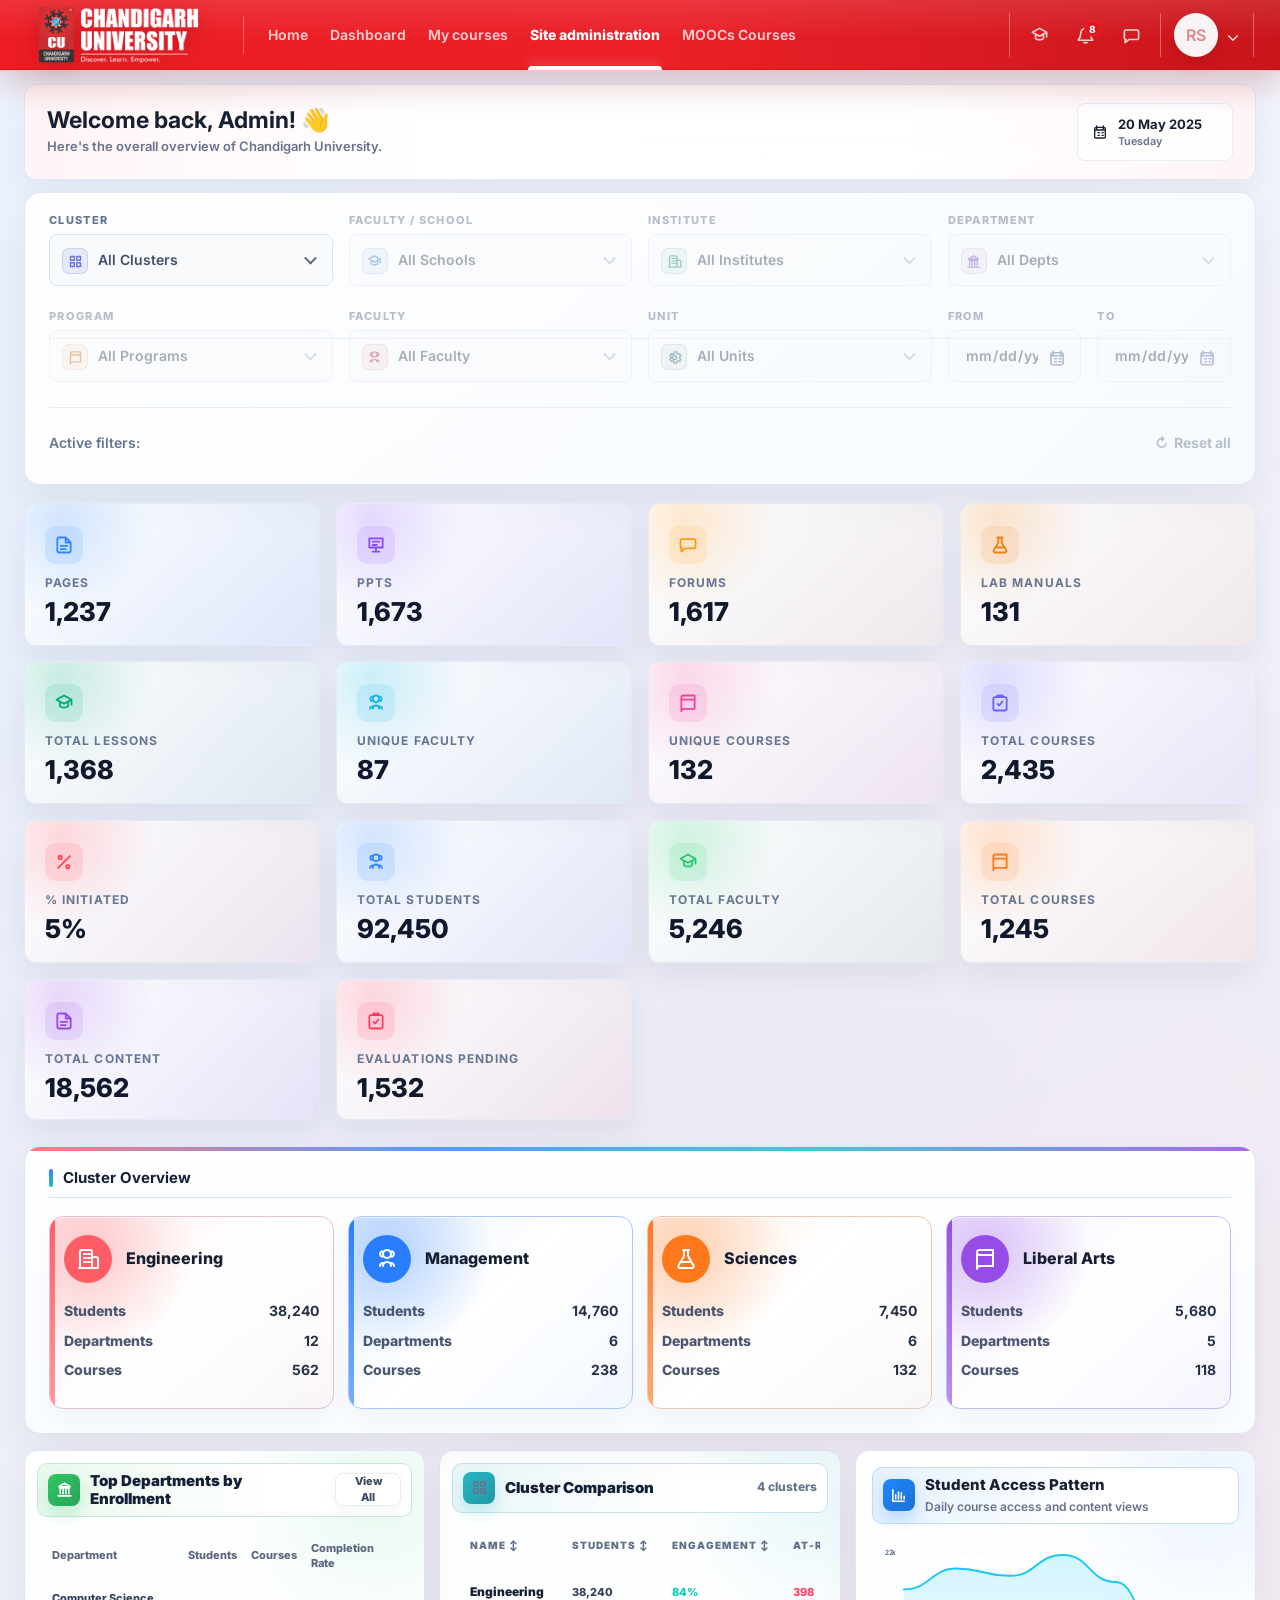
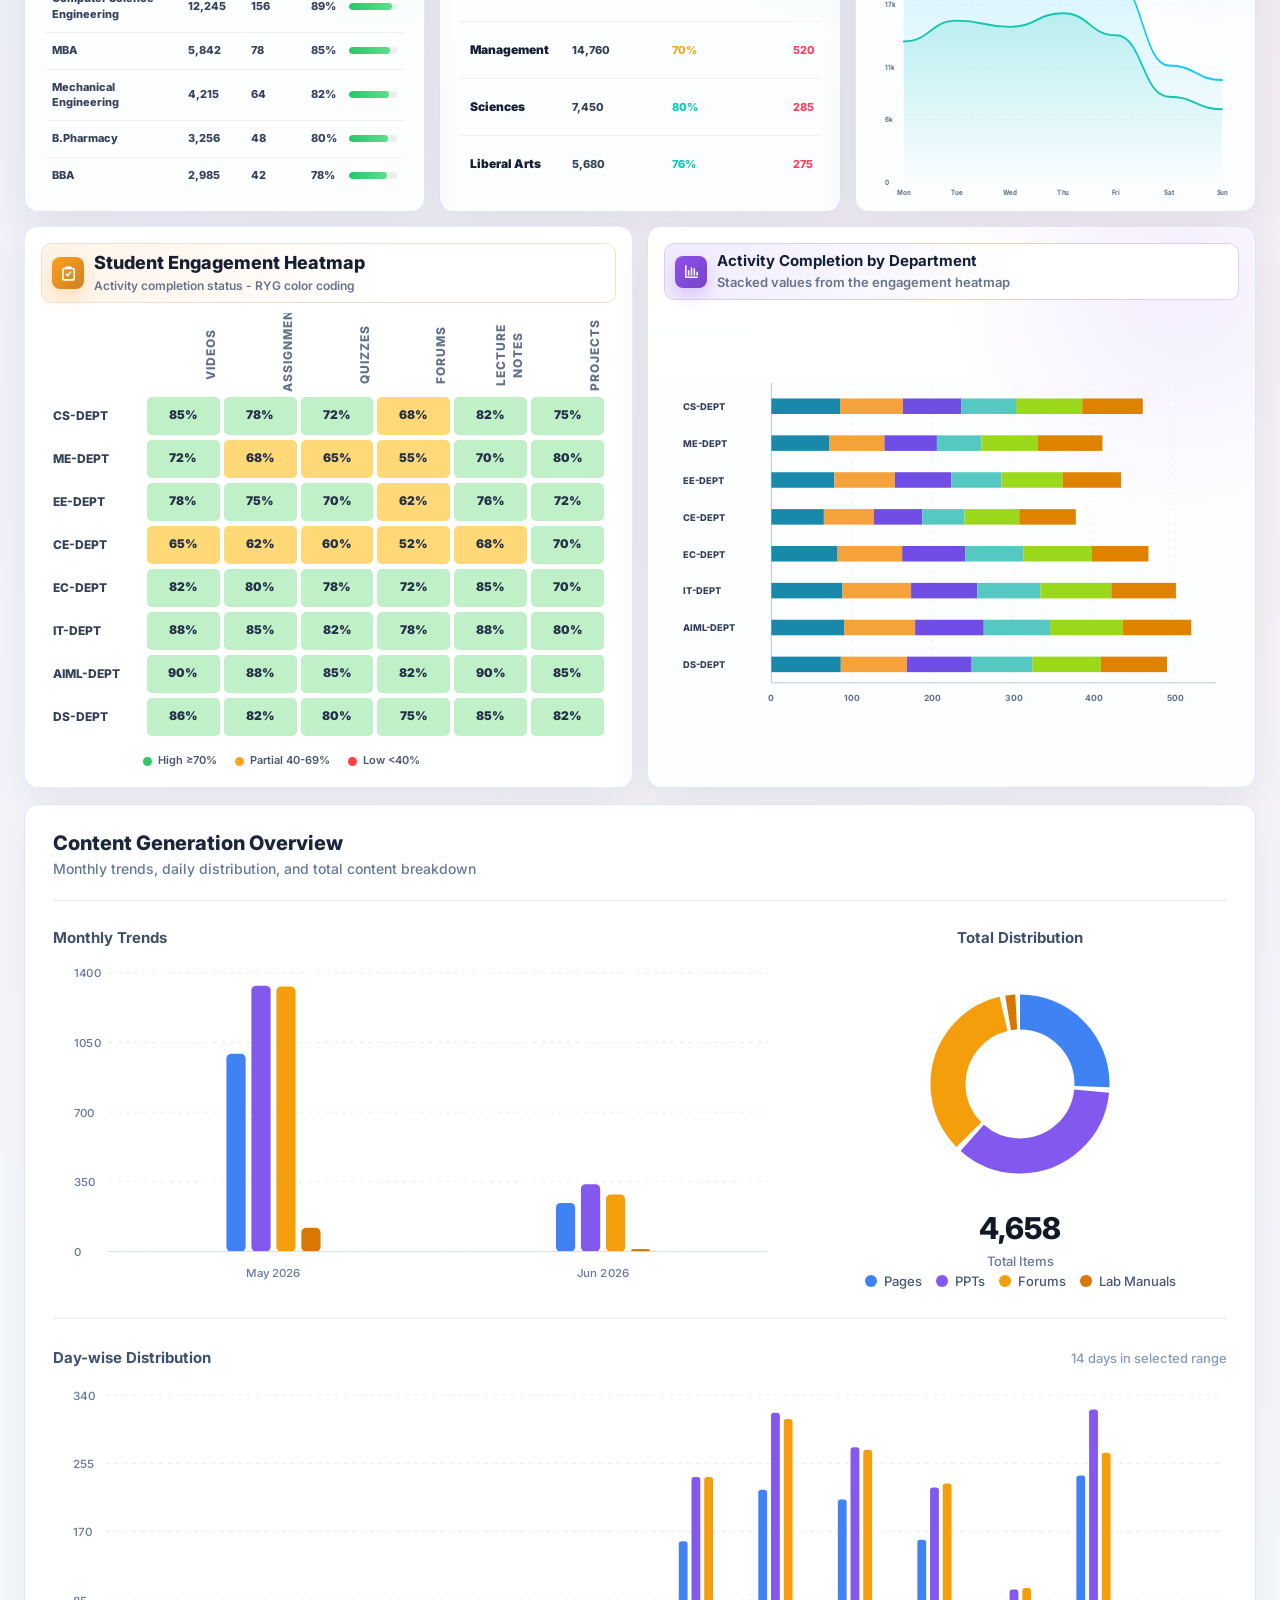
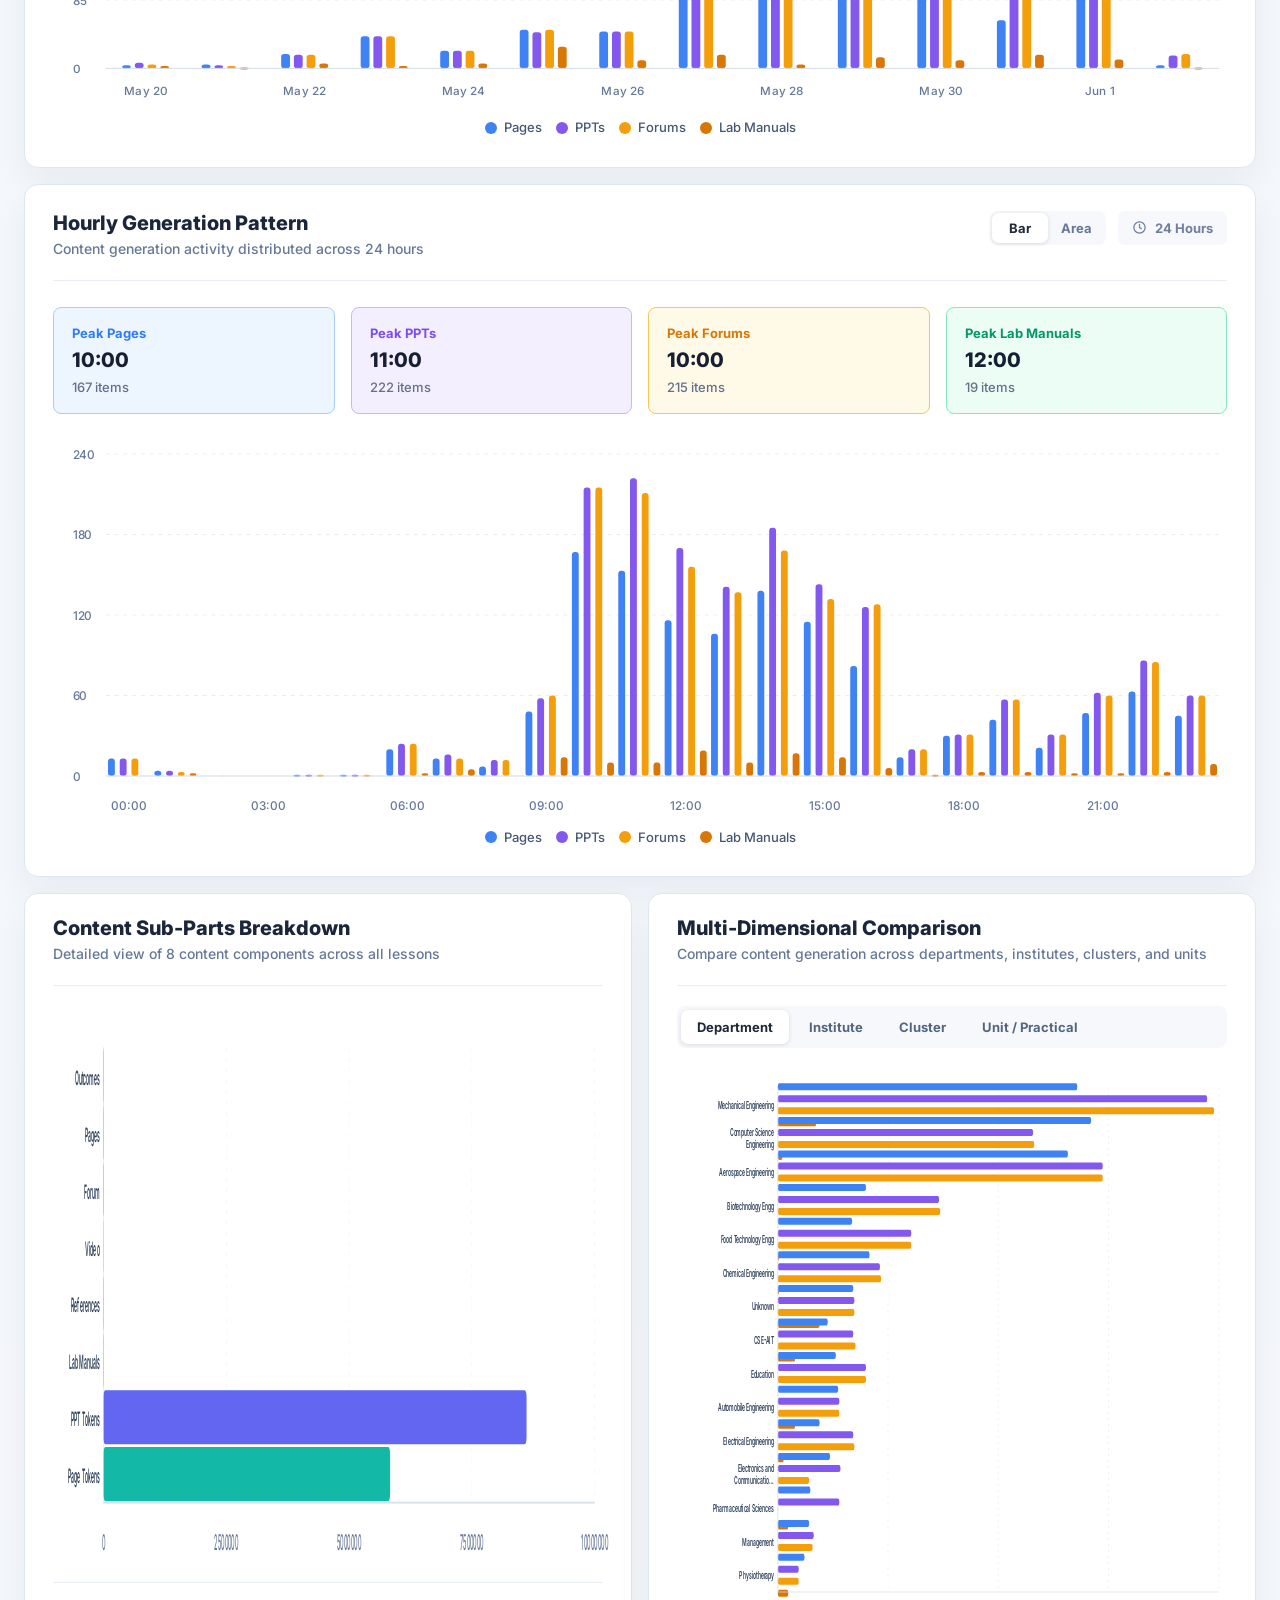
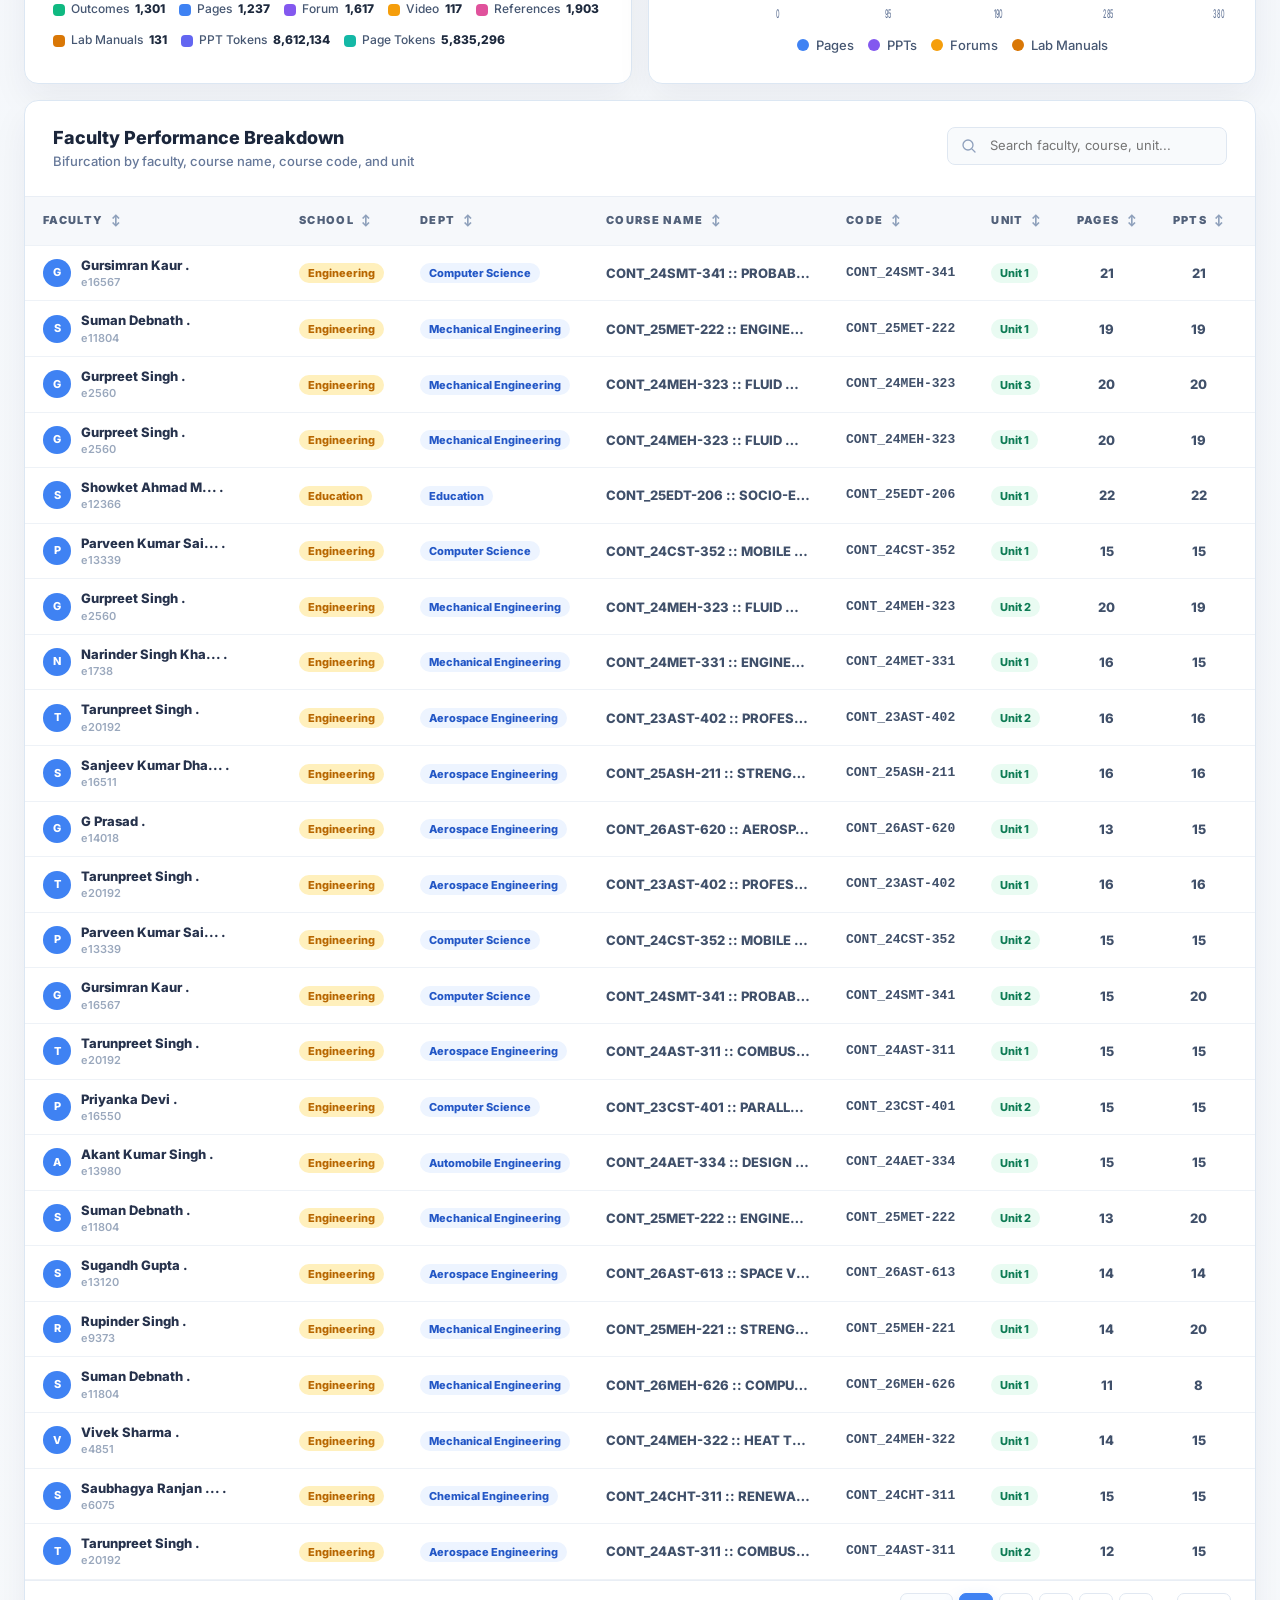
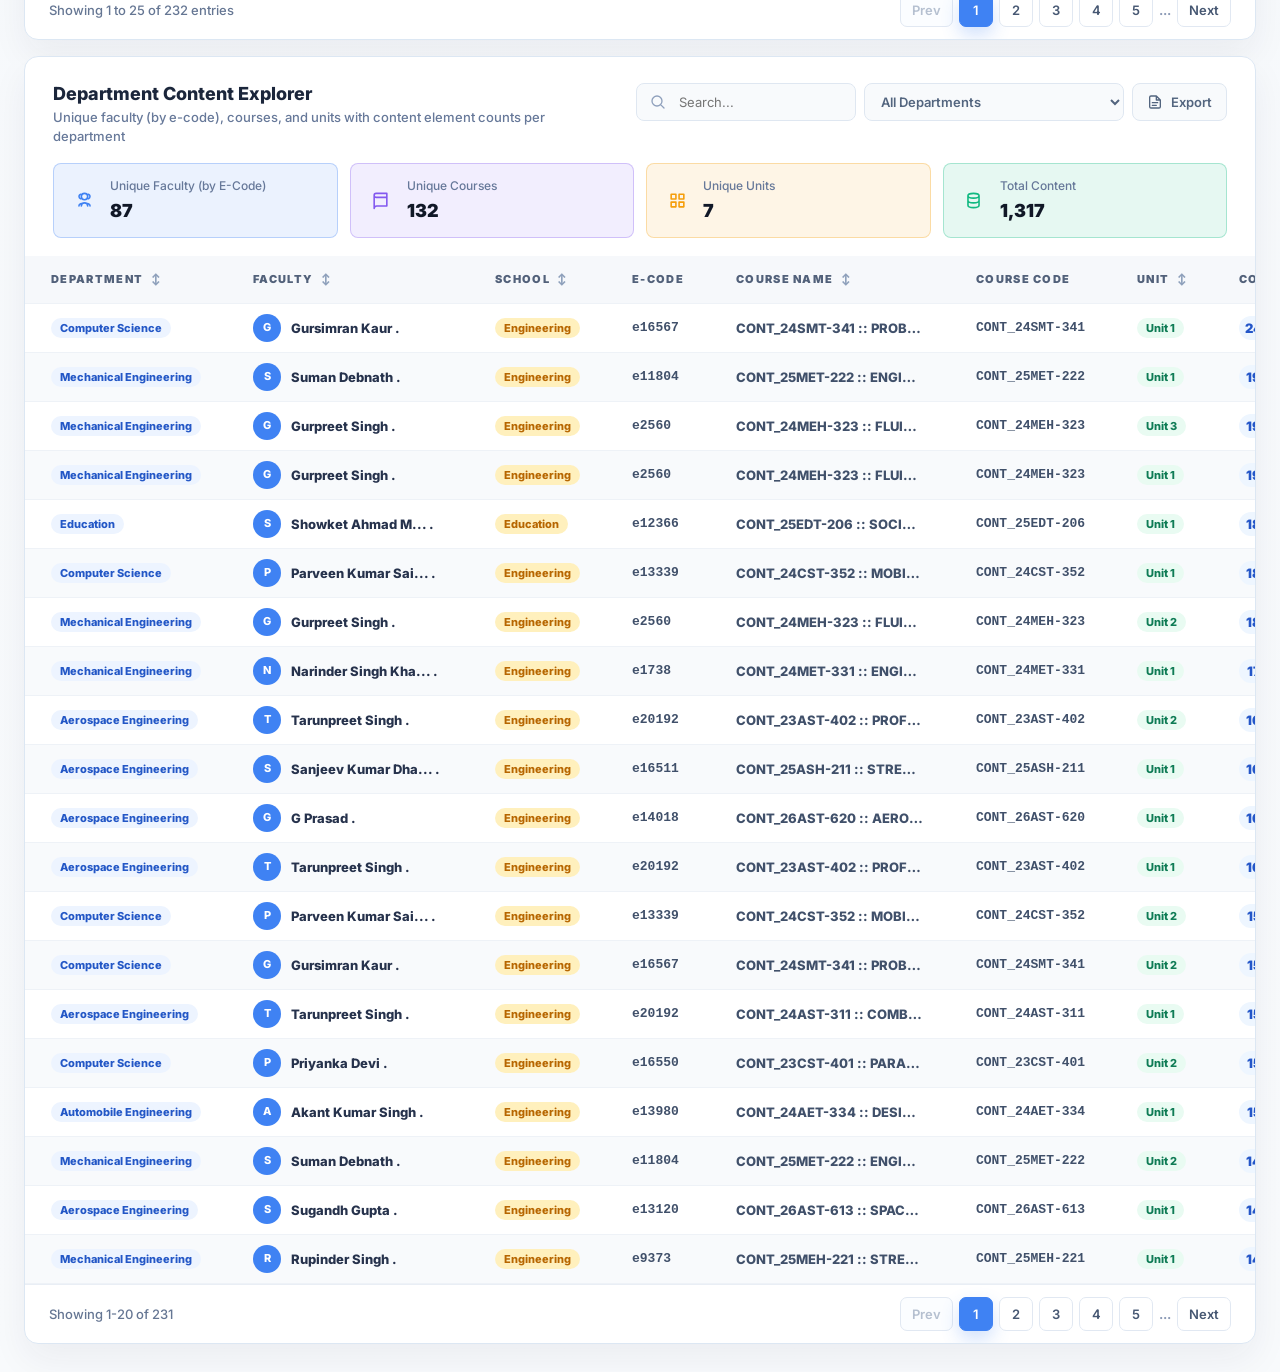
<file: index.html>
<!DOCTYPE html>
<html lang="en">
  <head>
    <meta charset="UTF-8" />
    <meta name="viewport" content="width=device-width, initial-scale=1.0" />
    <title>Chandigarh University Admin Dashboard</title>
    <link rel="preconnect" href="https://fonts.googleapis.com" />
    <link rel="preconnect" href="https://fonts.gstatic.com" crossorigin />
    <link
      href="https://fonts.googleapis.com/css2?family=Inter:wght@400;500;600;700;800&display=swap"
      rel="stylesheet"
    />
    <link rel="stylesheet" href="styles.css" />
    <link rel="stylesheet" href="navbar.css" />
  </head>
  <body>
    <!-- Reusable SVG icon set used across the dashboard. -->
    <svg class="icon-sprite" aria-hidden="true">
      <symbol id="icon-home" viewBox="0 0 24 24">
        <path d="M3 10.8 12 3l9 7.8v8.4A1.8 1.8 0 0 1 19.2 21H15v-6H9v6H4.8A1.8 1.8 0 0 1 3 19.2v-8.4Z" />
      </symbol>
      <symbol id="icon-grid" viewBox="0 0 24 24">
        <path d="M4 4h6v6H4V4Zm10 0h6v6h-6V4ZM4 14h6v6H4v-6Zm10 0h6v6h-6v-6Z" />
      </symbol>
      <symbol id="icon-bank" viewBox="0 0 24 24">
        <path d="M3 21h18M5 10h14M6 10v8m4-8v8m4-8v8m4-8v8M4 8l8-5 8 5H4Z" />
      </symbol>
      <symbol id="icon-book" viewBox="0 0 24 24">
        <path d="M4 5.4A2.4 2.4 0 0 1 6.4 3H20v16H7.2A3.2 3.2 0 0 0 4 22V5.4Zm0 0A2.6 2.6 0 0 0 6.6 8H20" />
      </symbol>
      <symbol id="icon-clipboard" viewBox="0 0 24 24">
        <path d="M9 5h6m-7 0a2 2 0 0 1 2-2h4a2 2 0 0 1 2 2h2a2 2 0 0 1 2 2v12a2 2 0 0 1-2 2H6a2 2 0 0 1-2-2V7a2 2 0 0 1 2-2h2Zm1 8 2 2 4-5" />
      </symbol>
      <symbol id="icon-chart" viewBox="0 0 24 24">
        <path d="M4 20V4m0 16h16M8 17v-6m4 6V7m4 10v-9m4 9v-4" />
      </symbol>
      <symbol id="icon-users" viewBox="0 0 24 24">
        <path d="M16 19a4 4 0 0 0-8 0M12 11a4 4 0 1 0 0-8 4 4 0 0 0 0 8Zm7 8a3 3 0 0 0-4-2.83M17 4.2a3 3 0 0 1 0 5.6M5 19a3 3 0 0 1 4-2.83M7 4.2a3 3 0 0 0 0 5.6" />
      </symbol>
      <symbol id="icon-settings" viewBox="0 0 24 24">
        <path d="M12 15.2a3.2 3.2 0 1 0 0-6.4 3.2 3.2 0 0 0 0 6.4Zm8.2-3.2a7.7 7.7 0 0 0-.1-1.1l2-1.5-2-3.5-2.4 1a8 8 0 0 0-1.9-1.1L15.5 3h-4l-.4 2.8a8 8 0 0 0-1.9 1.1l-2.4-1-2 3.5 2 1.5a7.7 7.7 0 0 0 0 2.2l-2 1.5 2 3.5 2.4-1a8 8 0 0 0 1.9 1.1l.4 2.8h4l.4-2.8a8 8 0 0 0 1.9-1.1l2.4 1 2-3.5-2-1.5c.1-.4.1-.7.1-1.1Z" />
      </symbol>
      <symbol id="icon-bell" viewBox="0 0 24 24">
        <path d="M18 9a6 6 0 0 0-12 0c0 7-3 7-3 9h18c0-2-3-2-3-9ZM10 21h4" />
      </symbol>
      <symbol id="icon-search" viewBox="0 0 24 24">
        <path d="m21 21-4.35-4.35M10.5 18a7.5 7.5 0 1 1 0-15 7.5 7.5 0 0 1 0 15Z" />
      </symbol>
      <symbol id="icon-calendar" viewBox="0 0 24 24">
        <path d="M7 3v4m10-4v4M4 9h16M6 5h12a2 2 0 0 1 2 2v12a2 2 0 0 1-2 2H6a2 2 0 0 1-2-2V7a2 2 0 0 1 2-2Zm3 8h2m4 0h2m-8 4h2m4 0h2" />
      </symbol>
      <symbol id="icon-clock" viewBox="0 0 24 24">
        <path d="M12 21a9 9 0 1 0 0-18 9 9 0 0 0 0 18Zm0-14v5l3 2" />
      </symbol>
      <symbol id="icon-cap" viewBox="0 0 24 24">
        <path d="m3 8 9-5 9 5-9 5-9-5Zm4 3.2V16c2.5 2 7.5 2 10 0v-4.8M21 8v6" />
      </symbol>
      <symbol id="icon-file" viewBox="0 0 24 24">
        <path d="M14 3H6a2 2 0 0 0-2 2v14a2 2 0 0 0 2 2h12a2 2 0 0 0 2-2V9l-6-6Zm0 0v6h6M8 13h8M8 17h6" />
      </symbol>
      <symbol id="icon-presentation" viewBox="0 0 24 24">
        <path d="M4 4h16v11H4V4Zm8 11v5m-4 0h8M8 8h8m-8 4h5" />
      </symbol>
      <symbol id="icon-forum" viewBox="0 0 24 24">
        <path d="M5 5h14a2 2 0 0 1 2 2v7a2 2 0 0 1-2 2H9l-5 4v-4H5a2 2 0 0 1-2-2V7a2 2 0 0 1 2-2Z" />
      </symbol>
      <symbol id="icon-percent" viewBox="0 0 24 24">
        <path d="m19 5-14 14M7.5 8.5a2 2 0 1 0 0-4 2 2 0 0 0 0 4Zm9 11a2 2 0 1 0 0-4 2 2 0 0 0 0 4Z" />
      </symbol>
      <symbol id="icon-flask" viewBox="0 0 24 24">
        <path d="M9 3h6M10 3v6l-5.5 9.5A1.7 1.7 0 0 0 6 21h12a1.7 1.7 0 0 0 1.5-2.5L14 9V3M8 15h8" />
      </symbol>
      <symbol id="icon-scale" viewBox="0 0 24 24">
        <path d="M12 3v18M5 6h14M6 6l-4 7h8L6 6Zm12 0-4 7h8l-4-7ZM8 21h8" />
      </symbol>
      <symbol id="icon-camera" viewBox="0 0 24 24">
        <path d="M4 8h4l1.5-2h5L16 8h4a2 2 0 0 1 2 2v8a2 2 0 0 1-2 2H4a2 2 0 0 1-2-2v-8a2 2 0 0 1 2-2Zm8 9a4 4 0 1 0 0-8 4 4 0 0 0 0 8Z" />
      </symbol>
      <symbol id="icon-building" viewBox="0 0 24 24">
        <path d="M4 21V5a2 2 0 0 1 2-2h8a2 2 0 0 1 2 2v16M8 7h2m2 0h2M8 11h2m2 0h2M8 15h2m2 0h2m4-5h2a2 2 0 0 1 2 2v9M3 21h18" />
      </symbol>
      <symbol id="icon-sun" viewBox="0 0 24 24">
        <path d="M12 3v2m0 14v2m9-9h-2M5 12H3m15.4-6.4-1.4 1.4M7 17l-1.4 1.4m12.8 0L17 17M7 7 5.6 5.6M12 16a4 4 0 1 0 0-8 4 4 0 0 0 0 8Z" />
      </symbol>
      <symbol id="icon-moon" viewBox="0 0 24 24">
        <path d="M21 12.79A9 9 0 1 1 11.21 3 7 7 0 0 0 21 12.79z" />
      </symbol>
      <symbol id="icon-message" viewBox="0 0 24 24">
        <path d="M5 5h14a2 2 0 0 1 2 2v8a2 2 0 0 1-2 2H9l-5 4v-4H5a2 2 0 0 1-2-2V7a2 2 0 0 1 2-2Z" />
      </symbol>
      <symbol id="icon-database" viewBox="0 0 24 24">
        <path d="M5 6c0-1.7 3.1-3 7-3s7 1.3 7 3-3.1 3-7 3-7-1.3-7-3Zm0 0v6c0 1.7 3.1 3 7 3s7-1.3 7-3V6M5 12v6c0 1.7 3.1 3 7 3s7-1.3 7-3v-6" />
      </symbol>
    </svg>

    <div class="app-shell">
      <div id="navbarMount"></div>

      <main class="dashboard">
        <!-- Welcome hero with campus artwork and date card. -->
        <section class="welcome-panel">
          <div>
            <h1>Welcome back, Admin! <span aria-hidden="true">👋</span></h1>
            <p>Here's the overall overview of Chandigarh University.</p>
          </div>
          <div class="campus-strip" role="img" aria-label="Campus skyline illustration"></div>
          <div class="date-card">
            <svg><use href="#icon-calendar"></use></svg>
            <span><strong>20 May 2025</strong><small>Tuesday</small></span>
          </div>
        </section>

        <section class="filter-bar" aria-label="Dashboard filters">
          <label class="filter-field">
            <span class="filter-icon"><svg><use href="#icon-grid"></use></svg></span>
            <span class="filter-copy"><span>Cluster</span></span>
            <select id="clusterFilter">
              <option>All Clusters</option>
            </select>
          </label>
          <label class="filter-field">
            <span class="filter-icon"><svg><use href="#icon-cap"></use></svg></span>
            <span class="filter-copy"><span>Faculty / School</span></span>
            <select id="schoolFilter">
              <option>All Schools</option>
            </select>
          </label>
          <label class="filter-field">
            <span class="filter-icon"><svg><use href="#icon-building"></use></svg></span>
            <span class="filter-copy"><span>Institute</span></span>
            <select id="instituteFilter">
              <option>All Institutes</option>
            </select>
          </label>
          <label class="filter-field">
            <span class="filter-icon"><svg><use href="#icon-bank"></use></svg></span>
            <span class="filter-copy"><span>Department</span></span>
            <select id="departmentFilter">
              <option>All Depts</option>
            </select>
          </label>
          <label class="filter-field">
            <span class="filter-icon"><svg><use href="#icon-book"></use></svg></span>
            <span class="filter-copy"><span>Program</span></span>
            <select id="programFilter">
              <option>All Programs</option>
            </select>
          </label>
          <label class="filter-field">
            <span class="filter-icon"><svg><use href="#icon-users"></use></svg></span>
            <span class="filter-copy"><span>Faculty</span></span>
            <select id="facultyFilter">
              <option>All Faculty</option>
            </select>
          </label>
          <label class="filter-field">
            <span class="filter-icon"><svg><use href="#icon-settings"></use></svg></span>
            <span class="filter-copy"><span>Unit</span></span>
            <select id="unitFilter">
              <option>All Units</option>
            </select>
          </label>
          <div class="filter-date-pair">
            <label class="filter-field date-field">
              <span class="filter-copy"><span>From</span></span>
              <input id="fromFilter" type="date" aria-label="From date" />
              <span class="date-icon"><svg><use href="#icon-calendar"></use></svg></span>
            </label>
            <label class="filter-field date-field">
              <span class="filter-copy"><span>To</span></span>
              <input id="toFilter" type="date" aria-label="To date" />
              <span class="date-icon"><svg><use href="#icon-calendar"></use></svg></span>
            </label>
          </div>
          <div class="active-filter-row" aria-live="polite">
            <div class="active-filter-list">
              <span class="active-filter-label">Active filters:</span>
              <div class="active-filter-chips" id="activeFilterChips"></div>
            </div>
            <button class="filter-reset" id="resetFilters" type="button">
              <span aria-hidden="true">↻</span>
              Reset all
            </button>
          </div>
        </section>

        <div class="metrics-board" aria-label="Dashboard statistics">
          <section class="content-metrics" aria-label="Content summary">
            <article class="content-metric blue">
              <span class="content-metric-icon"><svg><use href="#icon-file"></use></svg></span>
              <p>Pages</p>
              <strong>1,237</strong>
            </article>
            <article class="content-metric purple">
              <span class="content-metric-icon"><svg><use href="#icon-presentation"></use></svg></span>
              <p>PPTs</p>
              <strong>1,673</strong>
            </article>
            <article class="content-metric orange">
              <span class="content-metric-icon"><svg><use href="#icon-forum"></use></svg></span>
              <p>Forums</p>
              <strong>1,617</strong>
            </article>
            <article class="content-metric amber">
              <span class="content-metric-icon"><svg><use href="#icon-flask"></use></svg></span>
              <p>Lab Manuals</p>
              <strong>131</strong>
            </article>
            <article class="content-metric green">
              <span class="content-metric-icon"><svg><use href="#icon-cap"></use></svg></span>
              <p>Total Lessons</p>
              <strong>1,368</strong>
            </article>
            <article class="content-metric cyan">
              <span class="content-metric-icon"><svg><use href="#icon-users"></use></svg></span>
              <p>Unique Faculty</p>
              <strong>87</strong>
            </article>
            <article class="content-metric pink">
              <span class="content-metric-icon"><svg><use href="#icon-book"></use></svg></span>
              <p>Unique Courses</p>
              <strong>132</strong>
            </article>
            <article class="content-metric indigo">
              <span class="content-metric-icon"><svg><use href="#icon-clipboard"></use></svg></span>
              <p>Total Courses</p>
              <strong>2,435</strong>
            </article>
            <article class="content-metric red">
              <span class="content-metric-icon"><svg><use href="#icon-percent"></use></svg></span>
              <p>% Initiated</p>
              <strong>5%</strong>
            </article>
          </section>

          <!-- KPI cards show high-level metrics. -->
          <section class="stats-grid" aria-label="High-level dashboard statistics">
            <article class="stat-card blue">
              <span class="stat-icon"><svg><use href="#icon-users"></use></svg></span>
              <div><p>Total Students</p><strong>92,450</strong></div>
            </article>
            <article class="stat-card green">
              <span class="stat-icon"><svg><use href="#icon-cap"></use></svg></span>
              <div><p>Total Faculty</p><strong>5,246</strong></div>
            </article>
            <article class="stat-card orange">
              <span class="stat-icon"><svg><use href="#icon-book"></use></svg></span>
              <div><p>Total Courses</p><strong>1,245</strong></div>
            </article>
            <article class="stat-card purple">
              <span class="stat-icon"><svg><use href="#icon-file"></use></svg></span>
              <div><p>Total Content</p><strong>18,562</strong></div>
            </article>
            <article class="stat-card rose danger">
              <span class="stat-icon"><svg><use href="#icon-clipboard"></use></svg></span>
              <div><p>Evaluations Pending</p><strong>1,532</strong></div>
            </article>
          </section>
        </div>

        <!-- Cluster cards are generated from JavaScript data. -->
        <section class="section-card cluster-section">
          <div class="section-head">
            <h2>Cluster Overview</h2>
          </div>
          <button class="rail-arrow left" aria-label="Previous cluster">‹</button>
          <div class="cluster-grid" id="clusterGrid"></div>
          <button class="rail-arrow right" aria-label="Next cluster">›</button>
        </section>

        <!-- Analytics grid: controls the insight cards below. CSS layout is in .analytics-grid. -->
        <section class="analytics-grid" aria-label="Dashboard insights">
          <!-- Top departments card: rows are filled by renderDepartmentTable() in script.js. -->
          <article class="section-card table-panel">
            <div class="section-head">
              <div class="panel-title">
                <span class="panel-icon"><svg><use href="#icon-bank"></use></svg></span>
                <h2>Top Departments by Enrollment</h2>
              </div>
              <button class="small-select">View All</button>
            </div>
            <table>
              <thead><tr><th>Department</th><th>Students</th><th>Courses</th><th>Completion Rate</th></tr></thead>
              <tbody id="departmentRows"></tbody>
            </table>
          </article>

          <!-- Cluster comparison card: static comparison table styled by .comparison-panel. -->
          <article class="comparison-panel" aria-label="Cluster comparison">
            <div class="comparison-head">
              <div class="panel-title">
                <span class="panel-icon"><svg><use href="#icon-grid"></use></svg></span>
                <h2>Cluster Comparison</h2>
              </div>
              <span>4 clusters</span>
            </div>
            <div class="comparison-table-wrap">
              <table class="comparison-table">
                <thead>
                  <tr>
                    <th>Name ↕</th>
                    <th>Students ↕</th>
                    <th>Engagement ↕</th>
                    <th>At-Risk ↕</th>
                    <th>Avg Score ↕</th>
                    <th>CO-PO Att. ↕</th>
                  </tr>
                </thead>
                <tbody>
                  <tr>
                    <td>Engineering</td>
                    <td>38,240</td>
                    <td class="metric-good">84%</td>
                    <td class="metric-risk">398</td>
                    <td>82%</td>
                    <td><span class="comparison-progress"><i style="width: 88%"></i></span>88%</td>
                  </tr>
                  <tr>
                    <td>Management</td>
                    <td>14,760</td>
                    <td class="metric-warning">70%</td>
                    <td class="metric-risk">520</td>
                    <td>68%</td>
                    <td><span class="comparison-progress warn"><i style="width: 70%"></i></span>70%</td>
                  </tr>
                  <tr>
                    <td>Sciences</td>
                    <td>7,450</td>
                    <td class="metric-good">80%</td>
                    <td class="metric-risk">285</td>
                    <td>78%</td>
                    <td><span class="comparison-progress"><i style="width: 82%"></i></span>82%</td>
                  </tr>
                  <tr>
                    <td>Liberal Arts</td>
                    <td>5,680</td>
                    <td class="metric-good">76%</td>
                    <td class="metric-risk">275</td>
                    <td>74%</td>
                    <td><span class="comparison-progress warn"><i style="width: 74%"></i></span>74%</td>
                  </tr>
                </tbody>
              </table>
            </div>
          </article>

          <!-- Student access pattern card: line chart is drawn into #lineChart by renderLineChart(). -->
          <article class="section-card chart-panel">
            <div class="section-head">
              <div class="panel-title">
                <span class="panel-icon"><svg><use href="#icon-chart"></use></svg></span>
                <div><h2>Student Access Pattern</h2><p>Daily course access and content views</p></div>
              </div>
            </div>
            <div class="chart-frame">
              <svg id="lineChart" class="line-chart" viewBox="0 0 680 430" preserveAspectRatio="none" role="img" aria-label="Student access pattern chart"></svg>
            </div>
          </article>

          <!-- Student engagement heatmap: table cells are generated by renderSimpleMatrix(). -->
          <article class="section-card heatmap-panel">
            <div class="section-head">
              <div class="panel-title">
                <span class="panel-icon"><svg><use href="#icon-clipboard"></use></svg></span>
                <div><h2>Student Engagement Heatmap</h2><p>Activity completion status - RYG color coding</p></div>
              </div>
            </div>
            <div class="responsive-table">
              <table class="heatmap" id="heatmapTable"></table>
            </div>
            <div class="status-legend">
              <span><i class="dot high"></i>High &ge;70%</span>
              <span><i class="dot partial"></i>Partial 40-69%</span>
              <span><i class="dot low"></i>Low &lt;40%</span>
            </div>
          </article>

          <!-- Activity mix chart: horizontal stacked bars are drawn into #stackedBarChart. -->
          <article class="section-card stacked-panel">
            <div class="section-head">
              <div class="panel-title">
                <span class="panel-icon"><svg><use href="#icon-chart"></use></svg></span>
                <div><h2>Activity Completion by Department</h2><p>Stacked values from the engagement heatmap</p></div>
              </div>
            </div>
            <div class="stacked-chart-frame">
              <svg id="stackedBarChart" class="stacked-chart" viewBox="0 0 720 430" preserveAspectRatio="xMidYMid meet" role="img" aria-label="Activity mix by department horizontal stacked chart"></svg>
              <div id="stackedTooltip" class="stacked-tooltip" role="status" aria-live="polite"></div>
            </div>
          </article>
        </section>

        <section class="section-card content-overview-panel" aria-label="Content generation overview">
          <div class="content-overview-head">
            <div>
              <h2>Content Generation Overview</h2>
              <p>Monthly trends, daily distribution, and total content breakdown</p>
            </div>
          </div>

          <div class="content-overview-top">
            <article class="overview-chart-card monthly-card">
              <h3>Monthly Trends</h3>
              <svg id="monthlyContentChart" class="overview-chart" viewBox="0 0 760 360" preserveAspectRatio="none" role="img" aria-label="Monthly content trends chart"></svg>
            </article>

            <article class="overview-chart-card total-card">
              <h3>Total Distribution</h3>
              <div class="donut-wrap">
                <svg id="totalContentDonut" class="donut-chart" viewBox="0 0 260 260" role="img" aria-label="Total content distribution chart"></svg>
                <strong id="totalContentCount">0</strong>
                <span>Total Items</span>
              </div>
              <div id="totalContentLegend" class="overview-legend"></div>
            </article>
          </div>

          <div class="content-overview-bottom">
            <div class="daily-chart-title">
              <h3>Day-wise Distribution</h3>
              <span>14 days in selected range</span>
            </div>
            <svg id="dailyContentChart" class="daily-chart" viewBox="0 0 1200 350" preserveAspectRatio="none" role="img" aria-label="Day-wise content distribution chart"></svg>
            <div id="dailyContentLegend" class="overview-legend"></div>
          </div>
        </section>

        <section class="section-card hourly-pattern-panel" aria-label="Hourly generation pattern">
          <div class="content-overview-head hourly-pattern-head">
            <div>
              <h2>Hourly Generation Pattern</h2>
              <p>Content generation activity distributed across 24 hours</p>
            </div>
            <div class="hourly-controls" aria-label="Hourly chart controls">
              <div class="segmented-control" aria-label="Chart type">
                <button class="is-active" type="button">Bar</button>
                <button type="button">Area</button>
              </div>
              <button class="time-range-button" type="button">
                <svg><use href="#icon-clock"></use></svg>
                <span>24 Hours</span>
              </button>
            </div>
          </div>

          <div id="hourlyPeakCards" class="hourly-peak-grid"></div>

          <div class="hourly-chart-wrap">
            <svg id="hourlyPatternChart" class="hourly-chart" viewBox="0 0 1200 390" preserveAspectRatio="none" role="img" aria-label="Hourly content generation grouped bar chart"></svg>
          </div>
          <div id="hourlyContentLegend" class="overview-legend"></div>
        </section>

        <div class="breakdown-row">
          <section class="section-card subparts-panel" aria-label="Content sub-parts breakdown">
            <div class="content-overview-head">
              <div>
                <h2>Content Sub-Parts Breakdown</h2>
                <p>Detailed view of 8 content components across all lessons</p>
              </div>
            </div>
            <div class="subparts-chart-wrap">
              <svg id="subpartsChart" class="subparts-chart" viewBox="0 0 1200 310" preserveAspectRatio="none" role="img" aria-label="Content sub-parts horizontal bar chart"></svg>
            </div>
            <div id="subpartsLegend" class="subparts-legend"></div>
          </section>

          <section class="section-card comparison-breakdown-panel" aria-label="Multi-dimensional content comparison">
            <div class="content-overview-head">
              <div>
                <h2>Multi-Dimensional Comparison</h2>
                <p>Compare content generation across departments, institutes, clusters, and units</p>
              </div>
            </div>
            <div class="comparison-tabs" aria-label="Comparison dimension tabs">
              <button class="is-active" type="button">Department</button>
              <button type="button">Institute</button>
              <button type="button">Cluster</button>
              <button type="button">Unit / Practical</button>
            </div>
            <div class="comparison-breakdown-wrap">
              <svg id="comparisonBreakdownChart" class="comparison-breakdown-chart" viewBox="0 0 1200 560" preserveAspectRatio="none" role="img" aria-label="Multi-dimensional department comparison chart"></svg>
            </div>
            <div id="comparisonBreakdownLegend" class="overview-legend"></div>
          </section>
        </div>

        <section class="section-card faculty-performance-panel" aria-label="Faculty performance breakdown">
          <div class="faculty-performance-head">
            <div>
              <h2>Faculty Performance Breakdown</h2>
              <p>Bifurcation by faculty, course name, course code, and unit</p>
            </div>
            <label class="faculty-search">
              <svg><use href="#icon-search"></use></svg>
              <input id="facultyPerformanceSearch" type="search" placeholder="Search faculty, course, unit..." aria-label="Search faculty performance" />
            </label>
          </div>

          <div class="faculty-table-wrap">
            <table class="faculty-table">
              <thead>
                <tr>
                  <th>Faculty <span>↕</span></th>
                  <th>School <span>↕</span></th>
                  <th>Dept <span>↕</span></th>
                  <th>Course Name <span>↕</span></th>
                  <th>Code <span>↕</span></th>
                  <th>Unit <span>↕</span></th>
                  <th>Pages <span>↕</span></th>
                  <th>PPTs <span>↕</span></th>
                  <th>Forums <span>↕</span></th>
                  <th>Labs <span>↕</span></th>
                  <th>Total <span>↕</span></th>
                  <th aria-label="Open row"></th>
                </tr>
              </thead>
              <tbody id="facultyPerformanceRows"></tbody>
            </table>
          </div>
          <div class="faculty-table-footer">
            <p>Showing 1 to 25 of 232 entries</p>
            <nav class="faculty-pagination" aria-label="Faculty performance pagination">
              <button type="button" disabled>Prev</button>
              <button class="is-active" type="button" aria-current="page">1</button>
              <button type="button">2</button>
              <button type="button">3</button>
              <button type="button">4</button>
              <button type="button">5</button>
              <span>...</span>
              <button type="button">Next</button>
            </nav>
          </div>
        </section>

        <section class="section-card department-explorer-panel" aria-label="Department content explorer">
          <div class="department-explorer-head">
            <div>
              <h2>Department Content Explorer</h2>
              <p>Unique faculty (by e-code), courses, and units with content element counts per department</p>
            </div>
            <div class="department-explorer-tools">
              <label class="faculty-search explorer-search">
                <svg><use href="#icon-search"></use></svg>
                <input id="departmentExplorerSearch" type="search" placeholder="Search..." aria-label="Search department content" />
              </label>
              <select id="departmentExplorerFilter" class="department-select" aria-label="Filter by department">
                <option value="">All Departments</option>
              </select>
              <button class="export-button" type="button">
                <svg><use href="#icon-file"></use></svg>
                Export
              </button>
            </div>
          </div>

          <div class="department-summary-grid" aria-label="Department content summary">
            <article class="department-summary-card faculty">
              <span><svg><use href="#icon-users"></use></svg></span>
              <div><p>Unique Faculty (by E-Code)</p><strong>87</strong></div>
            </article>
            <article class="department-summary-card courses">
              <span><svg><use href="#icon-book"></use></svg></span>
              <div><p>Unique Courses</p><strong>132</strong></div>
            </article>
            <article class="department-summary-card units">
              <span><svg><use href="#icon-grid"></use></svg></span>
              <div><p>Unique Units</p><strong>7</strong></div>
            </article>
            <article class="department-summary-card total">
              <span><svg><use href="#icon-database"></use></svg></span>
              <div><p>Total Content</p><strong>1,317</strong></div>
            </article>
          </div>

          <div class="department-table-wrap">
            <table class="department-table">
              <thead>
                <tr>
                  <th>Department <span>↕</span></th>
                  <th>Faculty <span>↕</span></th>
                  <th>School <span>↕</span></th>
                  <th>E-Code</th>
                  <th>Course Name <span>↕</span></th>
                  <th>Course Code</th>
                  <th>Unit <span>↕</span></th>
                  <th>Content Count <span>↕</span></th>
                </tr>
              </thead>
              <tbody id="departmentExplorerRows"></tbody>
            </table>
          </div>

          <div class="faculty-table-footer department-table-footer">
            <p>Showing 1-20 of 231</p>
            <nav class="faculty-pagination" aria-label="Department content pagination">
              <button type="button" disabled>Prev</button>
              <button class="is-active" type="button" aria-current="page">1</button>
              <button type="button">2</button>
              <button type="button">3</button>
              <button type="button">4</button>
              <button type="button">5</button>
              <span>...</span>
              <button type="button">Next</button>
            </nav>
          </div>
        </section>
      </main>
    </div>

    <script src="script.js"></script>
  </body>
</html>
</file>
<file: styles.css>
/* Theme tokens: change these variables to update global colors, shadows, and radii. */
:root {
  --bg: #f8fafc;
  --surface: #ffffff;
  --line: #e7edf5;
  --text: #172033;
  --muted: #65718a;
  --soft: #f4f7fb;
  --red: #ff3f5f;
  --blue: #1f87ff;
  --green: #30c764;
  --orange: #ff7a1a;
  --purple: #914ff0;
  --teal: #26b8c5;
  --shadow: 0 18px 42px rgba(28, 39, 68, 0.07);
  --radius: 8px;
}

/* Base reset and page background. */
* {
  box-sizing: border-box;
}

body {
  margin: 0;
  overflow-x: hidden;
  background:
    radial-gradient(circle at 12% 8%, rgba(47, 134, 255, 0.08), transparent 28%),
    radial-gradient(circle at 82% 18%, rgba(255, 63, 95, 0.07), transparent 28%),
    linear-gradient(180deg, #f8fbff 0%, #f4f7fb 46%, #f8fafc 100%);
  color: var(--text);
  font-family: "Inter", Arial, sans-serif;
  font-size: 13px;
  line-height: 1.4;
}

button,
input,
select {
  font: inherit;
}

button {
  cursor: pointer;
}

.icon-sprite {
  display: none;
}

svg {
  display: block;
}

.app-shell {
  min-width: 1120px;
  overflow-x: hidden;
}

/* Dashboard shell: main page spacing and shared white card surface. */
.dashboard {
  padding: 84px 24px 28px;
}

.welcome-panel,
.section-card {
  position: relative;
  overflow: hidden;
  background: var(--surface);
  border: 1px solid #dfe8f4;
  border-radius: 12px;
  box-shadow: 0 16px 36px rgba(28, 39, 68, 0.06);
}

.stat-card::before {
  content: none;
}

.welcome-panel {
  position: relative;
  display: grid;
  grid-template-columns: 1fr 470px 168px;
  align-items: center;
  min-height: 78px;
  overflow: hidden;
  padding: 17px 22px;
  background:
    linear-gradient(90deg, #fff4f6 0%, #fff 32%, rgba(255, 255, 255, 0.62) 72%, #fff4f6 100%),
    var(--surface);
}

.welcome-panel h1 {
  margin: 0 0 5px;
  font-size: 23px;
  line-height: 1.05;
}

.welcome-panel p,
.section-head p {
  margin: 0;
  color: #68738b;
  font-weight: 600;
}

.campus-strip {
  justify-self: stretch;
  height: 60px;
  background:
    linear-gradient(180deg, rgba(255, 255, 255, 0) 0 58%, rgba(255, 255, 255, 0.92) 100%),
    url("https://images.unsplash.com/photo-1576495199011-eb94736d05d6?auto=format&fit=crop&w=900&q=80") center 48% / cover;
  filter: saturate(1.18);
  mask-image: linear-gradient(90deg, transparent 0%, #000 12%, #000 88%, transparent 100%);
}

.date-card {
  display: flex;
  align-items: center;
  justify-self: end;
  gap: 10px;
  min-width: 156px;
  padding: 11px 14px;
  background: rgba(255, 255, 255, 0.86);
  border: 1px solid var(--line);
  border-radius: var(--radius);
}

.date-card svg {
  width: 16px;
  height: 16px;
  fill: none;
  stroke: currentColor;
  stroke-linecap: round;
  stroke-linejoin: round;
  stroke-width: 2;
}

.date-card strong,
.date-card small {
  display: block;
}

.date-card small {
  color: var(--muted);
  font-weight: 600;
}

/* Filter bar: custom dropdown controls above the KPI cards. */
.filter-bar {
  position: relative;
  display: grid;
  grid-template-columns: repeat(4, minmax(0, 1fr));
  gap: 24px 16px;
  margin-top: 12px;
  padding: 22px 24px 24px;
  background:
    linear-gradient(135deg, rgba(255, 255, 255, 0.98), rgba(247, 251, 255, 0.96)),
    linear-gradient(90deg, rgba(232, 36, 39, 0.08), rgba(47, 134, 255, 0.08), rgba(38, 184, 197, 0.08));
  border: 1px solid #dfe8f4;
  border-radius: 16px;
  box-shadow: 0 18px 40px rgba(32, 44, 70, 0.07);
}

.filter-bar::before {
  content: "";
  position: absolute;
  right: 24px;
  left: 24px;
  top: 50%;
  height: 1px;
  background: #e6edf5;
  pointer-events: none;
}

.filter-field {
  --filter-color: #496784;
  --filter-soft: color-mix(in srgb, var(--filter-color), transparent 88%);
  position: relative;
  display: flex;
  flex-direction: column;
  gap: 8px;
  min-width: 0;
  min-height: 72px;
  padding: 0;
  cursor: default;
}

.filter-icon {
  position: absolute;
  left: 13px;
  bottom: 13px;
  z-index: 4;
  display: grid;
  width: 26px;
  height: 26px;
  place-items: center;
  color: var(--filter-color);
  background: var(--filter-soft);
  border: 1px solid color-mix(in srgb, var(--filter-color), transparent 78%);
  border-radius: 7px;
  pointer-events: none;
}

.filter-icon svg {
  width: 15px;
  height: 15px;
  fill: none;
  stroke: currentColor;
  stroke-linecap: round;
  stroke-linejoin: round;
  stroke-width: 2.25;
}

.filter-copy {
  min-width: 0;
  pointer-events: none;
}

.filter-copy span {
  display: block;
  color: #657693;
  font-size: 11px;
  font-weight: 800;
  letter-spacing: 0.12em;
  line-height: 1;
  text-transform: uppercase;
}

.filter-bar select {
  position: absolute;
  width: 1px;
  height: 1px;
  opacity: 0;
  pointer-events: none;
}

.custom-select {
  position: relative;
  z-index: 3;
  display: block;
  width: 100%;
  min-width: 0;
}

.custom-select-trigger {
  display: flex;
  align-items: center;
  width: 100%;
  min-height: 52px;
  padding: 0 42px 0 48px;
  color: #41506a;
  background: #f8fafc;
  border: 1px solid #dbe5f1;
  border-radius: 8px;
  font-size: 14px;
  font-weight: 600;
  line-height: 1.2;
  outline: 0;
  overflow: hidden;
  text-overflow: ellipsis;
  white-space: nowrap;
  cursor: pointer;
  transition: border-color 180ms ease, box-shadow 180ms ease, background 180ms ease;
}

.custom-select-trigger:focus-visible {
  border-color: #9cb9dd;
  box-shadow: 0 0 0 3px rgba(60, 112, 170, 0.12);
}

.custom-select-chevron {
  position: absolute;
  right: 18px;
  top: 50%;
  z-index: 4;
  width: 9px;
  height: 9px;
  border-right: 2px solid #5c6c85;
  border-bottom: 2px solid #5c6c85;
  transform: translateY(-70%) rotate(45deg);
  pointer-events: none;
  transition: border-color 180ms ease, transform 180ms ease;
}

.custom-select-menu {
  position: absolute;
  top: calc(100% + 7px);
  right: 0;
  left: 0;
  z-index: 100;
  max-height: 226px;
  margin: 0;
  padding: 7px;
  overflow-y: auto;
  list-style: none;
  background: rgba(255, 255, 255, 0.98);
  border: 1px solid #dce7f3;
  border-radius: 12px;
  box-shadow: 0 22px 46px rgba(28, 39, 68, 0.14);
  opacity: 0;
  pointer-events: none;
  transform: translateY(-8px) scale(0.98);
  transform-origin: top center;
  transition: opacity 160ms ease, transform 180ms cubic-bezier(0.2, 0.8, 0.2, 1);
}

.custom-select-menu::-webkit-scrollbar {
  width: 8px;
}

.custom-select-menu::-webkit-scrollbar-thumb {
  background: #c9d7e9;
  border: 2px solid #fff;
  border-radius: 999px;
}

.custom-select-option {
  display: flex;
  align-items: center;
  min-height: 32px;
  padding: 8px 10px;
  color: #26324c;
  border-radius: 8px;
  font-size: 12px;
  font-weight: 700;
  line-height: 1.25;
  cursor: pointer;
  transition: color 140ms ease, background 140ms ease;
}

.custom-select-option:hover,
.custom-select-option.is-active {
  color: var(--filter-color);
  background: color-mix(in srgb, var(--filter-color), transparent 90%);
}

.custom-select-option.is-selected {
  color: #fff;
  background: var(--filter-color);
}

.filter-field::after {
  content: none;
}

.filter-field:hover .custom-select-trigger,
.filter-field:focus-within .custom-select-trigger,
.filter-field.is-open .custom-select-trigger {
  background: #fff;
  border-color: #9ed0ff;
  box-shadow: 0 0 0 3px rgba(31, 135, 255, 0.12);
}

.filter-field.is-open {
  z-index: 15;
}

.filter-field.is-open .custom-select-chevron {
  border-color: var(--filter-color);
  transform: translateY(-20%) rotate(225deg);
}

.filter-field.is-open .custom-select-menu {
  opacity: 1;
  pointer-events: auto;
  transform: translateY(0) scale(1);
}

.filter-field.is-disabled {
  opacity: 0.46;
  filter: blur(0.35px) grayscale(0.25);
  cursor: not-allowed;
}

.filter-field.is-disabled select {
  cursor: not-allowed;
}

.filter-field.is-disabled input {
  cursor: not-allowed;
}

.filter-field.is-disabled .custom-select-trigger,
.filter-field.is-disabled .custom-select-option {
  cursor: not-allowed;
}

.filter-field.is-disabled .custom-select-chevron {
  opacity: 0.45;
}

.date-field::after {
  content: none;
}

.filter-bar > .filter-field:nth-child(1) { --filter-color: #6574d8; }
.filter-bar > .filter-field:nth-child(2) { --filter-color: #2f86ff; }
.filter-bar > .filter-field:nth-child(3) { --filter-color: #1d9a8a; }
.filter-bar > .filter-field:nth-child(4) { --filter-color: #8a5ad8; }
.filter-bar > .filter-field:nth-child(5) { --filter-color: #e07a24; }
.filter-bar > .filter-field:nth-child(6) { --filter-color: #d6476a; }
.filter-bar > .filter-field:nth-child(7) { --filter-color: #2f738c; }

.filter-date-pair .date-field:first-child { --filter-color: #4d75ad; }
.filter-date-pair .date-field:last-child { --filter-color: #6a76bb; }

.filter-date-pair {
  display: grid;
  grid-template-columns: repeat(2, minmax(0, 1fr));
  gap: 16px;
  min-width: 0;
}

.date-field input {
  width: 100%;
  min-height: 52px;
  padding: 0 42px 0 16px;
  color: #41506a;
  background: #f8fafc;
  border: 1px solid #dbe5f1;
  border-radius: 8px;
  font-size: 14px;
  font-weight: 600;
  line-height: 1.2;
  outline: 0;
  transition: border-color 180ms ease, box-shadow 180ms ease, background 180ms ease;
}

.date-field input::-webkit-calendar-picker-indicator {
  position: absolute;
  inset: 0;
  width: auto;
  height: auto;
  cursor: pointer;
  opacity: 0;
}

.date-field.is-invalid input {
  background: #fff8f8;
  border-color: #ff8d96;
  box-shadow: 0 0 0 3px rgba(232, 36, 39, 0.12);
}

.date-field.is-invalid .date-icon {
  color: #e82427;
}

.date-field input::placeholder {
  color: #52617a;
  opacity: 1;
}

.date-field input:focus {
  background: #fff;
  border-color: #9ed0ff;
  box-shadow: 0 0 0 3px rgba(31, 135, 255, 0.12);
}

.date-icon {
  position: absolute;
  right: 14px;
  bottom: 15px;
  display: grid;
  width: 20px;
  height: 20px;
  place-items: center;
  color: var(--filter-color);
  pointer-events: none;
}

.date-icon svg {
  width: 18px;
  height: 18px;
  fill: none;
  stroke: currentColor;
  stroke-linecap: round;
  stroke-linejoin: round;
  stroke-width: 2.25;
}

.active-filter-row {
  grid-column: 1 / -1;
  display: flex;
  align-items: center;
  justify-content: space-between;
  gap: 18px;
  min-height: 46px;
  padding-top: 18px;
  border-top: 1px solid #e6edf5;
}

.active-filter-list {
  display: flex;
  align-items: center;
  gap: 10px;
  min-width: 0;
}

.active-filter-label {
  color: #657693;
  font-size: 14px;
  font-weight: 600;
  white-space: nowrap;
}

.active-filter-chips {
  display: flex;
  flex-wrap: wrap;
  gap: 8px;
  min-width: 0;
}

.active-filter-chip {
  display: inline-flex;
  align-items: center;
  gap: 8px;
  min-height: 32px;
  max-width: 280px;
  padding: 0 12px 0 14px;
  color: #244fb3;
  background: #eef6ff;
  border: 1px solid #afd0ff;
  border-radius: 999px;
  font-size: 14px;
  font-weight: 700;
  line-height: 1;
}

.active-filter-chip span {
  min-width: 0;
  overflow: hidden;
  text-overflow: ellipsis;
  white-space: nowrap;
}

.active-filter-chip button,
.filter-reset {
  display: inline-grid;
  place-items: center;
  color: inherit;
  background: transparent;
  border: 0;
}

.active-filter-chip button {
  width: 18px;
  height: 18px;
  padding: 0;
  border-radius: 50%;
  font-size: 16px;
  line-height: 1;
}

.active-filter-chip button:hover {
  background: rgba(36, 79, 179, 0.1);
}

.filter-reset {
  grid-auto-flow: column;
  gap: 6px;
  flex: 0 0 auto;
  padding: 7px 0;
  color: #65718a;
  font-size: 14px;
  font-weight: 700;
}

.filter-reset:hover {
  color: #244fb3;
}

.filter-reset:disabled {
  opacity: 0.42;
  cursor: default;
}

.metrics-board {
  display: grid;
  grid-template-columns: repeat(7, minmax(0, 1fr));
  gap: 16px;
  margin-top: 18px;
}

.metrics-board .content-metrics,
.metrics-board .stats-grid {
  display: contents;
}

.content-metric {
  --metric-color: #496784;
  --metric-soft: color-mix(in srgb, var(--metric-color), transparent 88%);
  --card-hover-color: var(--metric-color);
  position: relative;
  overflow: hidden;
  transform: translateZ(0);
  min-width: 0;
  min-height: 126px;
  padding: 22px 20px 20px;
  background:
    radial-gradient(circle at 12% 10%, color-mix(in srgb, var(--metric-color), transparent 80%), transparent 32%),
    linear-gradient(135deg, rgba(255, 255, 255, 0.98) 0%, color-mix(in srgb, var(--metric-color), transparent 94%) 100%);
  border: 1px solid #e4ebf4;
  border-radius: 12px;
  box-shadow: 0 14px 30px rgba(32, 44, 70, 0.07);
  cursor: pointer;
  transition: transform 220ms cubic-bezier(0.2, 0.8, 0.2, 1), box-shadow 220ms ease, border-color 220ms ease, background 220ms ease;
  will-change: transform;
}

.content-metric::after,
.stat-card::after,
.cluster-card::after {
  content: "";
  position: absolute;
  inset: 0;
  z-index: 0;
  background:
    linear-gradient(0deg, color-mix(in srgb, var(--card-hover-color), transparent 76%) 0%, color-mix(in srgb, var(--card-hover-color), transparent 86%) 58%, transparent 100%);
  opacity: 0;
  transform: translateY(100%);
  transition: opacity 180ms ease, transform 520ms cubic-bezier(0.2, 0.8, 0.2, 1);
  pointer-events: none;
}

.content-metric > *,
.stat-card > *,
.cluster-card > * {
  position: relative;
  z-index: 1;
}

.content-metric:hover,
.stat-card:hover {
  border-color: color-mix(in srgb, var(--metric-color), #dce7f3 72%);
  box-shadow: 0 22px 44px rgba(32, 44, 70, 0.13);
  transform: translateY(-7px) scale(1.025);
}

.content-metric:hover::after,
.stat-card:hover::after,
.cluster-card:hover::after {
  opacity: 1;
  transform: translateY(0);
}

.content-metric:active,
.stat-card:active {
  transform: translateY(-3px) scale(1.01);
}

.content-metric-icon {
  display: grid;
  width: 38px;
  height: 38px;
  margin-bottom: 12px;
  place-items: center;
  color: var(--metric-color);
  background: var(--metric-soft);
  border-radius: 11px;
  transition: transform 220ms ease, background 220ms ease;
}

.content-metric:hover .content-metric-icon,
.stat-card:hover .stat-icon {
  background: color-mix(in srgb, var(--metric-color), transparent 82%);
  transform: translateY(-2px) scale(1.08);
}

.metric-burst {
  position: absolute;
  top: 44px;
  left: 56px;
  z-index: 3;
  pointer-events: none;
}

.metric-burst span {
  position: absolute;
  width: var(--size);
  height: var(--size);
  background: color-mix(in srgb, var(--metric-color), #ff8a1f 34%);
  border-radius: 50%;
  opacity: 0;
  transform: translate(-50%, -50%) scale(0.4);
  animation: metricBurst 1450ms cubic-bezier(0.15, 0.76, 0.28, 1) var(--delay) forwards;
  box-shadow: 0 2px 8px color-mix(in srgb, var(--metric-color), transparent 72%);
}

.metric-value-settled {
  animation: metricValuePop 620ms cubic-bezier(0.2, 0.9, 0.22, 1.2);
}

@keyframes metricBurst {
  0% {
    opacity: 0;
    transform: translate(-50%, -50%) scale(0.3);
  }

  16% {
    opacity: 0.95;
  }

  68% {
    opacity: 0.85;
  }

  100% {
    opacity: 0;
    transform: translate(calc(-50% + var(--x)), calc(-50% + var(--y))) scale(1.08);
  }
}

@keyframes metricValuePop {
  0% {
    transform: scale(0.92);
  }

  45% {
    transform: scale(1.08);
  }

  100% {
    transform: scale(1);
  }
}

.content-metric-icon svg {
  width: 20px;
  height: 20px;
  fill: none;
  stroke: currentColor;
  stroke-linecap: round;
  stroke-linejoin: round;
  stroke-width: 2.15;
}

.content-metric p {
  margin: 0 0 9px;
  color: #657693;
  font-size: 12px;
  font-weight: 700;
  letter-spacing: 0.09em;
  line-height: 1.15;
  text-transform: uppercase;
}

.content-metric strong {
  display: block;
  color: #10182e;
  font-size: 26px;
  font-weight: 800;
  letter-spacing: 0;
  line-height: 1;
  transform-origin: left center;
}

.content-metric.blue { --metric-color: #2f86ff; }
.content-metric.purple { --metric-color: #874cff; }
.content-metric.orange { --metric-color: #ff9a19; }
.content-metric.amber { --metric-color: #ec7f13; }
.content-metric.green { --metric-color: #00a878; }
.content-metric.cyan { --metric-color: #10b7df; }
.content-metric.pink { --metric-color: #f0449a; }
.content-metric.indigo { --metric-color: #6b61ff; }
.content-metric.red { --metric-color: #ff4656; }

/* KPI cards: Total Students, Faculty, Courses, Content, and Pending Evaluations. */
.stats-grid {
  display: grid;
  grid-template-columns: repeat(5, 1fr);
  gap: 16px;
  margin-top: 18px;
}

.stat-card {
  --metric-color: var(--sparkline, #496784);
  --metric-soft: color-mix(in srgb, var(--metric-color), transparent 88%);
  --card-hover-color: var(--metric-color);
  position: relative;
  overflow: hidden;
  transform: translateZ(0);
  display: flex;
  flex-direction: column;
  align-items: flex-start;
  gap: 0;
  min-width: 0;
  min-height: 126px;
  padding: 22px 20px 18px;
  background:
    radial-gradient(circle at 12% 10%, color-mix(in srgb, var(--metric-color), transparent 80%), transparent 32%),
    linear-gradient(135deg, rgba(255, 255, 255, 0.98) 0%, color-mix(in srgb, var(--metric-color), transparent 94%) 100%);
  border: 1px solid #e4ebf4;
  border-radius: 12px;
  box-shadow: 0 14px 30px rgba(32, 44, 70, 0.07);
  cursor: pointer;
  transition: transform 220ms cubic-bezier(0.2, 0.8, 0.2, 1), box-shadow 220ms ease, border-color 220ms ease, background 220ms ease;
  will-change: transform;
}

.stat-icon {
  display: grid;
  width: 38px;
  height: 38px;
  margin-bottom: 12px;
  place-items: center;
  color: var(--metric-color);
  background: var(--metric-soft);
  border: 0;
  border-radius: 11px;
  transition: transform 220ms ease, background 220ms ease;
}

.stat-icon svg {
  width: 20px;
  height: 20px;
  fill: none;
  stroke: currentColor;
  stroke-linecap: round;
  stroke-linejoin: round;
  stroke-width: 2.15;
}

.stat-card p {
  margin: 0 0 9px;
  color: #657693;
  font-size: 12px;
  font-weight: 700;
  letter-spacing: 0.09em;
  line-height: 1.15;
  text-transform: uppercase;
}

.stat-card strong {
  display: block;
  color: #10182e;
  font-size: 26px;
  font-weight: 800;
  letter-spacing: 0;
  line-height: 1;
  transform-origin: left center;
}

.rose { --card-accent: linear-gradient(90deg, #ff3f5f, #ff8a9c, #ff3f5f); --sparkline: #ff3f5f; }
.blue { --card-accent: linear-gradient(90deg, #2f86ff, #74b9ff, #2f86ff); --sparkline: #2f86ff; }
.green { --card-accent: linear-gradient(90deg, #23c96a, #77e7a4, #23c96a); --sparkline: #23c96a; }
.orange { --card-accent: linear-gradient(90deg, #ff7a1a, #ffc37a, #ff7a1a); --sparkline: #ff7a1a; }
.purple { --card-accent: linear-gradient(90deg, #9747e6, #c37cff, #9747e6); --sparkline: #9747e6; }
.rose .stat-icon { color: var(--metric-color); background: var(--metric-soft); }
.blue .stat-icon { color: var(--metric-color); background: var(--metric-soft); }
.green .stat-icon { color: var(--metric-color); background: var(--metric-soft); }
.orange .stat-icon { color: var(--metric-color); background: var(--metric-soft); }
.purple .stat-icon { color: var(--metric-color); background: var(--metric-soft); }

@keyframes accentMoveSide {
  from {
    background-position: 100% 0;
  }

  to {
    background-position: 0 0;
  }
}

/* Shared panel structure: common card headers, icon title badges, and action buttons. */
.section-card {
  padding: 16px 20px;
}

.section-head {
  display: flex;
  align-items: center;
  justify-content: space-between;
  gap: 14px;
  margin-bottom: 12px;
}

.analytics-grid .section-head,
.comparison-head {
  min-height: 46px;
  margin: -6px -8px 14px;
  padding: 8px 10px;
  background:
    linear-gradient(90deg, color-mix(in srgb, var(--panel-accent), transparent 88%), rgba(255, 255, 255, 0.72) 62%),
    #fff;
  border: 1px solid color-mix(in srgb, var(--panel-accent), #e8eef7 82%);
  border-radius: 10px;
}

.panel-title {
  display: flex;
  align-items: center;
  min-width: 0;
  gap: 10px;
}

.panel-title h2 {
  color: #142038;
}

.panel-title p {
  margin: 3px 0 0;
}

.panel-icon {
  display: grid;
  width: 32px;
  height: 32px;
  flex: 0 0 auto;
  place-items: center;
  color: #fff;
  background: linear-gradient(135deg, var(--panel-accent), color-mix(in srgb, var(--panel-accent), #142038 22%));
  border-radius: 8px;
  box-shadow: 0 8px 16px color-mix(in srgb, var(--panel-accent), transparent 76%);
}

.panel-icon svg {
  width: 17px;
  height: 17px;
  fill: none;
  stroke: currentColor;
  stroke-linecap: round;
  stroke-linejoin: round;
  stroke-width: 2.2;
}

h2 {
  margin: 0;
  font-size: 15px;
  line-height: 1.2;
}

.small-select,
.more-button {
  min-height: 32px;
  color: #3c4760;
  background: #fff;
  border: 1px solid var(--line);
  border-radius: 8px;
  font-size: 11px;
  font-weight: 800;
  box-shadow: 0 7px 16px rgba(35, 45, 65, 0.04);
}

.small-select {
  padding: 0 11px;
}

.more-button {
  width: 32px;
  padding: 0;
  color: #23304a;
  font-size: 19px;
  line-height: 1;
}

/* Cluster overview: JavaScript creates each cluster-card inside #clusterGrid. */
.cluster-section {
  position: relative;
  width: 100%;
  margin-top: 26px;
  padding: 22px 24px 24px;
  overflow: hidden;
  background:
    linear-gradient(180deg, rgba(255, 255, 255, 0.98), rgba(248, 251, 255, 0.98)),
    #fff;
  border-color: #dce7f3;
  border-radius: 16px;
}

.cluster-section::after {
  content: "";
  position: absolute;
  top: 0;
  right: 0;
  left: 0;
  height: 4px;
  background: linear-gradient(90deg, #ff5d66 0%, #2f86ff 34%, #26b8c5 64%, #9747e6 100%);
  border-radius: 16px 16px 0 0;
  opacity: 0.82;
  pointer-events: none;
}

.cluster-section .section-head {
  margin-bottom: 18px;
  padding-bottom: 10px;
  border-bottom: 1px solid rgba(188, 207, 232, 0.62);
}

.cluster-section .section-head h2 {
  display: inline-flex;
  align-items: center;
  gap: 10px;
  color: #142038;
}

.cluster-section .section-head h2::before {
  content: "";
  width: 4px;
  height: 18px;
  background: linear-gradient(180deg, #2f86ff, #26b8c5);
  border-radius: 999px;
}

.cluster-grid {
  display: grid;
  grid-template-columns: repeat(4, minmax(0, 1fr));
  gap: 20px;
}

.cluster-card {
  --card-hover-color: var(--accent);
  position: relative;
  overflow: hidden;
  transform: translateZ(0);
  min-height: 154px;
  padding: 18px 20px;
  border: 1px solid color-mix(in srgb, var(--accent), #dce7f3 72%);
  border-radius: 14px;
  background:
    radial-gradient(circle at 14% 18%, color-mix(in srgb, var(--accent), transparent 70%), transparent 36%),
    linear-gradient(135deg, color-mix(in srgb, var(--accent), transparent 91%) 0%, rgba(255, 255, 255, 0.98) 48%, color-mix(in srgb, var(--accent), transparent 96%) 100%);
  box-shadow:
    inset 0 1px 0 rgba(255, 255, 255, 0.72),
    0 8px 22px rgba(37, 46, 70, 0.04);
  transition: transform 220ms cubic-bezier(0.2, 0.8, 0.2, 1), box-shadow 220ms ease, border-color 220ms ease;
  will-change: transform;
}

.cluster-card::before {
  content: "";
  position: absolute;
  inset: 0 auto 0 0;
  width: 5px;
  background: linear-gradient(180deg, var(--accent), color-mix(in srgb, var(--accent), #ffffff 40%), var(--accent));
  background-size: 100% 220%;
  animation: clusterAccentMove 2.8s linear infinite;
}

.cluster-card:hover {
  border-color: color-mix(in srgb, var(--accent), #dce7f3 70%);
  box-shadow: 0 22px 44px rgba(37, 46, 70, 0.13);
  transform: translateY(-7px) scale(1.025);
}

.cluster-card:active {
  transform: translateY(-3px) scale(1.01);
}

.cluster-card.is-disabled {
  opacity: 0.42;
  filter: blur(0.35px) grayscale(0.35);
}

.cluster-card.is-disabled:hover {
  border-color: #dce7f3;
  box-shadow: 0 8px 22px rgba(37, 46, 70, 0.035);
  transform: none;
}

.cluster-card.is-disabled:hover::after {
  opacity: 0;
  transform: translateY(100%);
}

@keyframes clusterAccentMove {
  from {
    background-position: 0 100%;
  }

  to {
    background-position: 0 0;
  }
}

@media (prefers-reduced-motion: reduce) {
  .content-metric,
  .stat-card,
  .cluster-card {
    transition: none;
  }

  .content-metric::after,
  .stat-card::after,
  .cluster-card::after {
    opacity: 0;
    transform: none;
    transition: none;
  }

  .content-metric:hover,
  .content-metric:active,
  .stat-card:hover,
  .stat-card:active,
  .cluster-card:hover,
  .cluster-card:active {
    transform: none;
  }

  .content-metric:hover .content-metric-icon,
  .stat-card:hover .stat-icon {
    transform: none;
  }

  .metric-burst {
    display: none;
  }
}

.cluster-title {
  position: relative;
  display: flex;
  align-items: center;
  gap: 14px;
  min-height: 48px;
  margin-bottom: 18px;
  color: #172033;
  font-size: 16px;
  font-weight: 800;
  line-height: 1.2;
}

.cluster-icon {
  display: grid;
  width: 48px;
  height: 48px;
  flex: 0 0 auto;
  place-items: center;
  color: #fff;
  border-radius: 50%;
}

.cluster-icon svg {
  width: 24px;
  height: 24px;
  fill: none;
  stroke: currentColor;
  stroke-linecap: round;
  stroke-linejoin: round;
  stroke-width: 2;
}

.cluster-metric {
  position: relative;
  display: flex;
  justify-content: space-between;
  margin: 10px 0;
  color: #4c5871;
  font-size: 14px;
  font-weight: 800;
}

.cluster-metric strong {
  color: #263047;
}

.rail-arrow {
  display: none;
  position: absolute;
  top: 50%;
  width: 28px;
  height: 28px;
  place-items: center;
  color: #344058;
  background: #fff;
  border: 1px solid #dce7f3;
  border: 0;
  border-radius: 50%;
  font-size: 24px;
  line-height: 1;
  transform: translateY(-10%);
}

.rail-arrow.left { left: 8px; }
.rail-arrow.right { right: 8px; }

/* Status legends: small colored labels used below heatmap-style tables. */
.status-legend {
  display: flex;
  align-items: center;
  flex-wrap: wrap;
  gap: 10px 14px;
  color: #4b576e;
  font-size: 11px;
  font-weight: 800;
}

.status-legend span {
  display: inline-flex;
  align-items: center;
  gap: 6px;
}

.dot {
  display: inline-block;
  width: 9px;
  height: 9px;
  border-radius: 4px;
}

.dot {
  width: 14px;
  height: 14px;
  border-radius: 50%;
}

.heatmap {
  width: 100%;
  border-collapse: separate;
  border-spacing: 0;
}

th,
td {
  padding: 10px 7px;
  color: #35415a;
  text-align: left;
  font-size: 11px;
  font-weight: 800;
}

th {
  color: #5d6880;
}

/* Analytics grid layout: places the department, comparison, access, heatmap, and stacked chart cards. */
.analytics-grid {
  display: grid;
  grid-template-columns: repeat(6, minmax(0, 1fr));
  gap: 14px;
  align-items: stretch;
  margin-top: 16px;
}

.analytics-grid > * {
  min-width: 0;
}

.analytics-grid > .table-panel,
.analytics-grid > .comparison-panel,
.analytics-grid > .chart-panel,
.analytics-grid > .stacked-panel {
  grid-column: span 2;
}

.analytics-grid > .stacked-panel {
  grid-column: span 3;
}

/* Analytics card shells: shared sizing and surface styling for insight cards. */
.chart-panel,
.table-panel,
.comparison-panel,
.stacked-panel {
  min-width: 0;
  min-height: 260px;
  padding: 18px 20px;
  background:
    radial-gradient(circle at 88% 10%, rgba(47, 134, 255, 0.09), transparent 32%),
    linear-gradient(180deg, #fff, #fbfdff);
  border: 1px solid #dce7f3;
  border-radius: 14px;
  box-shadow: var(--shadow);
}

/* Top Departments card: table rows are generated in script.js. */
.table-panel {
  --panel-accent: #30c764;
  display: grid;
  grid-template-rows: auto minmax(0, 1fr);
  background:
    radial-gradient(circle at 88% 10%, rgba(35, 201, 106, 0.1), transparent 32%),
    linear-gradient(180deg, #fff, #fbfdff);
}

/* Cluster Comparison card: static table with progress bars and risk metrics. */
.comparison-panel {
  --panel-accent: #26b8c5;
  display: grid;
  grid-template-rows: auto minmax(0, 1fr);
  background:
    radial-gradient(circle at 92% 12%, rgba(38, 184, 197, 0.1), transparent 28%),
    linear-gradient(180deg, #fff, #fbfdff);
}

/* Activity Mix card: contains the horizontal stacked SVG chart beside the heatmap. */
.stacked-panel {
  --panel-accent: #914ff0;
  display: grid;
  grid-column: span 3;
  grid-template-rows: auto minmax(0, 1fr);
  min-height: 390px;
  padding: 22px 24px 18px;
  background:
    radial-gradient(circle at 88% 10%, rgba(145, 79, 240, 0.1), transparent 32%),
    linear-gradient(180deg, #fff, #fbfdff);
}

.chart-panel h2,
.table-panel h2,
.comparison-panel h2 {
  font-size: 15px;
  font-weight: 900;
}

.chart-panel .section-head p {
  margin-top: 3px;
  font-size: 12px;
}

.panel-actions {
  display: flex;
  align-items: center;
  gap: 8px;
}

.line-chart {
  width: 100%;
  height: auto;
  margin-top: 10px;
  overflow: visible;
}

.chart-label {
  fill: #63708a;
  font-size: 11px;
  font-weight: 700;
}

.grid-line {
  stroke: #e9eef5;
  stroke-dasharray: 4 6;
}

.table-panel table,
.comparison-table {
  width: 100%;
  height: 100%;
  border-collapse: collapse;
}

.table-panel tbody tr + tr td,
.comparison-table tbody tr + tr td {
  border-top: 1px solid #eef2f7;
}

.table-panel tbody tr {
  height: 20%;
  transition: background 160ms ease;
}

.comparison-table tbody tr {
  height: 25%;
}

.table-panel tbody tr:hover {
  background: rgba(47, 134, 255, 0.035);
}

.progress {
  display: grid;
  grid-template-columns: 32px minmax(46px, 1fr);
  align-items: center;
  gap: 6px;
}

.bar-track {
  height: 7px;
  overflow: hidden;
  background: #e8f1ec;
  border-radius: 999px;
}

.bar-fill {
  display: block;
  height: 100%;
  background: linear-gradient(90deg, #23c96a, #60dd8d);
  border-radius: inherit;
}

/* Comparison header and table: column spacing, risk colors, and CO-PO bars. */
.comparison-head {
  display: flex;
  align-items: center;
  justify-content: space-between;
  gap: 14px;
  margin-bottom: 12px;
}

.comparison-head span {
  color: #68738b;
  font-size: 12px;
  font-weight: 800;
}

.comparison-table-wrap {
  overflow-x: auto;
  max-width: 100%;
  height: 100%;
}

.comparison-table {
  min-width: 620px;
}

.comparison-table th,
.comparison-table td {
  padding: 13px 10px;
  white-space: nowrap;
}

.comparison-table th {
  color: #61708a;
  font-size: 10px;
  font-weight: 900;
  letter-spacing: 1px;
  text-transform: uppercase;
}

.comparison-table td:first-child {
  color: #172033;
  font-size: 12px;
  font-weight: 900;
}

.comparison-table .metric-good {
  color: #00cdb8;
}

.comparison-table .metric-warning {
  color: #f5a623;
}

.comparison-table .metric-risk {
  color: #ff3f5f;
}

.comparison-progress {
  display: inline-block;
  width: 48px;
  height: 6px;
  margin-right: 10px;
  overflow: hidden;
  vertical-align: middle;
  background: rgba(0, 205, 184, 0.14);
  border-radius: 999px;
}

.comparison-progress i {
  display: block;
  height: 100%;
  background: linear-gradient(90deg, #008e86, #16c8bb);
  border-radius: inherit;
}

.comparison-progress.warn {
  background: rgba(245, 166, 35, 0.14);
}

.comparison-progress.warn i {
  background: linear-gradient(90deg, #c8821f, #f5a623);
}

.responsive-table {
  overflow-x: auto;
}

/* Student Engagement Heatmap: generated matrix table and RYG cell colors. */
.heatmap-panel {
  --panel-accent: #ff9f1c;
  grid-column: 1 / span 3;
  min-width: 0;
  min-height: 390px;
  padding: 22px 24px 18px;
  background: #fff;
  border-color: var(--line);
  border-radius: 14px;
  box-shadow: var(--shadow);
}

/* Student Access Pattern: line chart card and SVG sizing. */
.analytics-grid .chart-panel {
  --panel-accent: #1f87ff;
  display: grid;
  grid-template-rows: auto minmax(0, 1fr);
  min-height: 260px;
  padding: 22px 24px 18px;
  color: var(--text);
  background:
    radial-gradient(circle at 88% 10%, rgba(47, 134, 255, 0.09), transparent 32%),
    linear-gradient(180deg, #fff, #fbfdff);
  border-color: #dce7f3;
  border-radius: 14px;
  box-shadow: var(--shadow);
}

.analytics-grid .chart-frame {
  min-height: 0;
  padding-top: 8px;
}

.analytics-grid .line-chart {
  display: block;
  width: 100%;
  height: 100%;
  min-height: 0;
  overflow: visible;
}

.analytics-grid .chart-panel h2 {
  color: var(--text);
  font-size: 15px;
  font-weight: 800;
  line-height: 1.2;
}

.analytics-grid .chart-panel .section-head {
  margin-bottom: 0;
}

.analytics-grid .chart-panel .section-head p {
  margin-top: 5px;
  color: #68738b;
  font-size: 12px;
  font-weight: 600;
}

.analytics-grid .chart-panel .chart-label {
  fill: #63708a;
  font-size: 12px;
  font-weight: 700;
}

.analytics-grid .chart-panel .grid-line {
  stroke: #e9eef5;
  stroke-dasharray: 4 6;
}

/* Horizontal stacked bar chart: SVG labels, axis, and chart frame. */
.stacked-chart-frame {
  position: relative;
  min-height: 0;
  padding-top: 2px;
}

.stacked-chart {
  display: block;
  width: 100%;
  height: 100%;
  min-height: 0;
  overflow: visible;
}

.stacked-label {
  fill: #344058;
  font-size: 12px;
  font-weight: 800;
}

.stacked-row {
  cursor: pointer;
  outline: none;
}

.stacked-row-band {
  fill: transparent;
  pointer-events: all;
}

.stacked-row.is-active .stacked-row-band,
.stacked-row:focus .stacked-row-band {
  fill: rgba(31, 135, 255, 0.055);
}

.stacked-segment {
  transition: opacity 150ms ease, filter 150ms ease;
}

.stacked-row:hover .stacked-segment,
.stacked-row.is-active .stacked-segment,
.stacked-row:focus .stacked-segment {
  filter: saturate(1.08);
  opacity: 0.96;
}

.stacked-tooltip {
  position: absolute;
  z-index: 8;
  display: grid;
  min-width: 164px;
  gap: 7px;
  padding: 10px 12px;
  color: #eef7fb;
  background: rgba(16, 38, 50, 0.94);
  border: 1px solid rgba(255, 255, 255, 0.08);
  border-radius: 5px;
  box-shadow: 0 18px 34px rgba(16, 28, 42, 0.22);
  font-size: 12px;
  font-weight: 800;
  opacity: 0;
  pointer-events: none;
  transform: translateY(4px);
  transition: opacity 120ms ease, transform 120ms ease;
}

.stacked-tooltip.is-visible {
  opacity: 1;
  transform: translateY(0);
}

.stacked-tooltip strong {
  margin-bottom: 2px;
  color: #fff;
  font-size: 13px;
}

.stacked-tooltip span {
  display: grid;
  grid-template-columns: 13px 1fr auto;
  align-items: center;
  gap: 8px;
}

.stacked-tooltip i {
  width: 11px;
  height: 11px;
  border: 1.5px solid rgba(255, 255, 255, 0.75);
  border-radius: 50%;
}

.stacked-tooltip b {
  color: #d7e3ea;
  font-weight: 800;
}

.stacked-tooltip em {
  color: #fff;
  font-style: normal;
  font-weight: 900;
}

.stacked-tooltip .tooltip-total {
  margin-top: 5px;
  padding-top: 8px;
  border-top: 1px solid rgba(255, 255, 255, 0.11);
}

.stacked-tooltip .tooltip-total i {
  background: #6c7a84;
  border-color: transparent;
}

.stacked-axis {
  stroke: #b8c2d1;
  stroke-width: 1.2;
}

.heatmap-panel .section-head {
  margin-bottom: 10px;
}

.heatmap-panel h2 {
  color: var(--text);
  font-size: 18px;
  font-weight: 800;
}

.heatmap-panel .section-head p {
  margin-top: 4px;
  color: #68738b;
  font-size: 12px;
  font-weight: 600;
}

.heatmap-panel .responsive-table {
  padding-inline: 0;
  overflow-x: auto;
}

.heatmap th,
.heatmap td {
  min-width: 0;
  padding: 0;
  text-align: center;
}

.heatmap th:first-child,
.heatmap td:first-child {
  min-width: 90px;
  text-align: left;
}

.heatmap {
  border-spacing: 4px 5px;
  table-layout: fixed;
}

.heatmap thead th {
  height: 74px;
  color: #63708a;
  font-size: 12px;
  letter-spacing: 1px;
  text-align: center;
  vertical-align: bottom;
}

.heatmap thead th:not(:first-child) {
  writing-mode: vertical-rl;
  transform: rotate(180deg);
}

.heatmap tbody th {
  color: #344058;
  font-size: 12px;
  font-weight: 800;
  white-space: nowrap;
}

.heatmap th,
.heatmap td {
  min-width: 0;
  padding: 0;
}

.heatmap th:first-child,
.heatmap td:first-child {
  width: 90px;
  min-width: 90px;
}

.heat-cell {
  display: block;
  min-height: 22px;
  padding: 3px 6px;
  border-radius: 3px;
  color: #253149;
  font-weight: 900;
}

.cell-high { background: #bcf1c4; }
.cell-partial { background: #ffe08a; }
.cell-low { background: #ff8d8f; }
.cell-empty { background: #fff; color: #9aa5b8; }

.heatmap .heat-cell {
  min-height: 38px;
  padding: 10px 8px;
  color: #253149;
  border-radius: 5px;
  font-size: 12px;
  letter-spacing: 0;
}

.heatmap .cell-high {
  background: #bff0c8;
}

.heatmap .cell-partial {
  background: #ffd978;
}

.heatmap .cell-low {
  background: #ff8c8f;
}

.status-legend {
  gap: 28px;
  margin-top: 16px;
}

.heatmap-panel .status-legend {
  gap: 18px;
  margin: 12px 0 0 94px;
  padding-left: 0;
  color: #4b576e;
  font-size: 11px;
  font-weight: 600;
}

.heatmap-panel .dot {
  width: 9px;
  height: 9px;
}

.heatmap-panel .dot.high { background: var(--green); }
.heatmap-panel .dot.partial { background: #ffa51e; }
.heatmap-panel .dot.low { background: #ff4048; }

/* Content generation overview: full-width bottom analytics section. */
.content-overview-panel {
  margin-top: 16px;
  padding: 26px 28px 30px;
  background: #fff;
  border-color: #dce7f3;
  border-radius: 14px;
  box-shadow: 0 16px 36px rgba(28, 39, 68, 0.06);
}

.content-overview-head {
  padding-bottom: 22px;
  border-bottom: 1px solid #e9eef5;
}

.content-overview-head h2 {
  color: #1b263b;
  font-size: 20px;
  font-weight: 800;
}

.content-overview-head p {
  margin: 4px 0 0;
  color: #667899;
  font-size: 14px;
  font-weight: 500;
}

.content-overview-top {
  display: grid;
  grid-template-columns: minmax(0, 1.5fr) minmax(360px, 0.85fr);
  gap: 30px;
  padding: 26px 0 28px;
}

.overview-chart-card {
  min-width: 0;
}

.overview-chart-card h3,
.daily-chart-title h3 {
  margin: 0;
  color: #40506a;
  font-size: 15px;
  font-weight: 700;
}

.overview-chart {
  display: block;
  width: 100%;
  height: 330px;
  margin-top: 12px;
  overflow: visible;
}

.total-card {
  display: grid;
  grid-template-rows: auto 1fr auto;
  justify-items: center;
}

.donut-wrap {
  display: grid;
  justify-items: center;
  margin-top: 16px;
}

.donut-chart {
  width: 240px;
  height: 240px;
}

.donut-wrap strong {
  margin-top: 6px;
  color: #111827;
  font-size: 30px;
  font-weight: 800;
  line-height: 1;
}

.donut-wrap span {
  margin-top: 6px;
  color: #687899;
  font-size: 13px;
  font-weight: 500;
}

.overview-legend {
  display: flex;
  flex-wrap: wrap;
  justify-content: center;
  gap: 14px;
  color: #465772;
  font-size: 13px;
  font-weight: 500;
}

.overview-legend span {
  display: inline-flex;
  align-items: center;
  gap: 7px;
}

.overview-legend i {
  width: 12px;
  height: 12px;
  flex: 0 0 auto;
  border-radius: 50%;
}

.content-overview-bottom {
  padding-top: 28px;
  border-top: 1px solid #e9eef5;
}

.daily-chart-title {
  display: flex;
  align-items: center;
  justify-content: space-between;
  gap: 16px;
}

.daily-chart-title span {
  color: #8a99b5;
  font-size: 13px;
  font-weight: 500;
}

.daily-chart {
  display: block;
  width: 100%;
  height: 330px;
  margin-top: 10px;
  overflow: visible;
}

.content-overview-bottom .overview-legend {
  margin-top: 10px;
}

.overview-axis-label {
  fill: #667899;
  font-size: 12px;
  font-weight: 500;
}

.overview-grid-line {
  stroke: #e8edf5;
  stroke-dasharray: 4 5;
}

.overview-axis-line {
  stroke: #d6dee9;
}

/* Hourly generation pattern: peak cards and 24-hour grouped bar chart. */
.hourly-pattern-panel {
  margin-top: 16px;
  padding: 26px 28px 30px;
  background: #fff;
  border-color: #dce7f3;
  border-radius: 14px;
  box-shadow: 0 16px 36px rgba(28, 39, 68, 0.06);
}

.hourly-pattern-head {
  display: flex;
  align-items: flex-start;
  justify-content: space-between;
  gap: 18px;
}

.hourly-controls {
  display: flex;
  align-items: center;
  gap: 12px;
  flex: 0 0 auto;
}

.segmented-control {
  display: inline-flex;
  align-items: center;
  min-height: 34px;
  padding: 2px;
  background: #f6f8fb;
  border-radius: 8px;
}

.segmented-control button,
.time-range-button {
  border: 0;
  border-radius: 7px;
  font-size: 13px;
  font-weight: 700;
}

.segmented-control button {
  min-width: 56px;
  min-height: 30px;
  color: #667899;
  background: transparent;
}

.segmented-control button.is-active {
  color: #1f2937;
  background: #fff;
  box-shadow: 0 1px 4px rgba(32, 44, 70, 0.14);
}

.time-range-button {
  display: inline-flex;
  align-items: center;
  gap: 8px;
  min-height: 34px;
  padding: 0 14px;
  color: #6f7f9d;
  background: #f6f8fb;
}

.time-range-button svg {
  width: 15px;
  height: 15px;
  fill: none;
  stroke: currentColor;
  stroke-linecap: round;
  stroke-linejoin: round;
  stroke-width: 2;
}

.hourly-peak-grid {
  display: grid;
  grid-template-columns: repeat(4, minmax(0, 1fr));
  gap: 16px;
  padding: 26px 0 22px;
}

.hourly-peak-card {
  min-width: 0;
  min-height: 92px;
  padding: 16px 18px;
  border: 1px solid var(--peak-line);
  border-radius: 8px;
  background: var(--peak-bg);
}

.hourly-peak-card span,
.hourly-peak-card strong,
.hourly-peak-card small {
  display: block;
}

.hourly-peak-card span {
  color: var(--peak-color);
  font-size: 13px;
  font-weight: 700;
}

.hourly-peak-card strong {
  margin-top: 8px;
  color: #172033;
  font-size: 20px;
  font-weight: 800;
  line-height: 1;
}

.hourly-peak-card small {
  margin-top: 8px;
  color: #63708a;
  font-size: 13px;
  font-weight: 500;
}

.hourly-peak-card.pages {
  --peak-color: #2f7df4;
  --peak-line: #a9cbff;
  --peak-bg: #edf5ff;
}

.hourly-peak-card.ppts {
  --peak-color: #7d4cf1;
  --peak-line: #c8b7ff;
  --peak-bg: #f3efff;
}

.hourly-peak-card.forums {
  --peak-color: #d97706;
  --peak-line: #f6c65d;
  --peak-bg: #fff9e8;
}

.hourly-peak-card.labs {
  --peak-color: #059669;
  --peak-line: #89e6c3;
  --peak-bg: #ecfdf5;
}

.hourly-chart-wrap {
  overflow: visible;
}

.hourly-chart {
  display: block;
  width: 100%;
  height: 390px;
  overflow: visible;
}

.hourly-pattern-panel .overview-legend {
  margin-top: 2px;
}

/* Sub-parts and multi-dimensional comparison sections. */
.breakdown-row {
  display: grid;
  grid-template-columns: repeat(2, minmax(0, 1fr));
  gap: 16px;
  align-items: stretch;
  margin-top: 16px;
}

.subparts-panel,
.comparison-breakdown-panel {
  display: flex;
  flex-direction: column;
  min-width: 0;
  margin-top: 0;
  padding: 22px 28px 28px;
  background: #fff;
  border-color: #dce7f3;
  border-radius: 14px;
  box-shadow: 0 16px 36px rgba(28, 39, 68, 0.06);
}

.subparts-chart-wrap,
.comparison-breakdown-wrap {
  overflow: visible;
}

.subparts-chart {
  display: block;
  width: 100%;
  height: 560px;
  margin-top: 18px;
  overflow: visible;
}

.comparison-breakdown-chart {
  display: block;
  width: 100%;
  height: 560px;
  margin-top: 18px;
  overflow: visible;
}

.breakdown-label {
  fill: #33445f;
  font-size: 11px;
  font-weight: 600;
}

.overview-grid-line.vertical {
  stroke-dasharray: 2 4;
}

.subparts-legend {
  display: flex;
  flex-wrap: wrap;
  gap: 14px;
  margin-top: 18px;
  padding-top: 18px;
  color: #465772;
  border-top: 1px solid #e9eef5;
  font-size: 12px;
  font-weight: 500;
}

.subparts-legend span {
  display: inline-flex;
  align-items: center;
  gap: 6px;
  min-width: 0;
}

.subparts-legend i {
  width: 12px;
  height: 12px;
  flex: 0 0 auto;
  border-radius: 4px;
}

.subparts-legend strong {
  color: #1d293d;
  font-weight: 800;
}

.comparison-tabs {
  display: inline-flex;
  gap: 4px;
  margin-top: 20px;
  padding: 4px;
  background: #f6f8fb;
  border-radius: 8px;
}

.comparison-tabs button {
  min-height: 34px;
  padding: 0 16px;
  color: #53657f;
  background: transparent;
  border: 0;
  border-radius: 7px;
  font-size: 13px;
  font-weight: 700;
}

.comparison-tabs button.is-active {
  color: #1f2937;
  background: #fff;
  box-shadow: 0 1px 4px rgba(32, 44, 70, 0.14);
}

.comparison-breakdown-panel .overview-legend {
  margin-top: 10px;
}

/* Faculty performance and department explorer tables. */
.table-row {
  display: grid;
  grid-template-columns: repeat(2, minmax(0, 1fr));
  gap: 16px;
  align-items: stretch;
  margin-top: 16px;
}

.table-row > .section-card {
  min-width: 0;
}

.table-row .faculty-performance-panel,
.table-row .department-explorer-panel {
  display: flex;
  flex-direction: column;
  margin-top: 0;
}

.faculty-performance-panel {
  margin-top: 16px;
  padding: 0;
  overflow: hidden;
  background: #fff;
  border-color: #dce7f3;
  border-radius: 14px;
  box-shadow: 0 16px 36px rgba(28, 39, 68, 0.06);
}

.faculty-performance-head {
  display: flex;
  align-items: flex-start;
  justify-content: space-between;
  gap: 18px;
  padding: 26px 28px;
  border-bottom: 1px solid #e9eef5;
}

.faculty-performance-head h2 {
  color: #1b263b;
  font-size: 18px;
  font-weight: 800;
}

.faculty-performance-head p {
  margin: 4px 0 0;
  color: #667899;
  font-size: 13px;
  font-weight: 500;
}

.faculty-search {
  position: relative;
  flex: 0 0 280px;
}

.faculty-search svg {
  position: absolute;
  left: 14px;
  top: 50%;
  width: 16px;
  height: 16px;
  color: #90a1bd;
  fill: none;
  stroke: currentColor;
  stroke-linecap: round;
  stroke-linejoin: round;
  stroke-width: 2;
  transform: translateY(-50%);
  pointer-events: none;
}

.faculty-search input {
  width: 100%;
  min-height: 38px;
  padding: 0 14px 0 42px;
  color: #35415a;
  background: #f8fafc;
  border: 1px solid #dfe7f1;
  border-radius: 8px;
  outline: 0;
}

.faculty-search input:focus {
  background: #fff;
  border-color: #9ed0ff;
  box-shadow: 0 0 0 3px rgba(31, 135, 255, 0.12);
}

.faculty-table-wrap {
  overflow-x: auto;
  -webkit-overflow-scrolling: touch;
}

.faculty-table {
  width: 100%;
  min-width: 1380px;
  border-collapse: collapse;
}

.faculty-table thead {
  background: #f6f8fb;
}

.faculty-table th,
.faculty-table td {
  padding: 10px 18px;
  border-bottom: 1px solid #eef2f7;
  color: #40506a;
  font-size: 13px;
  text-align: left;
  vertical-align: middle;
  white-space: nowrap;
}

.faculty-table th {
  height: 48px;
  color: #52617a;
  font-size: 11px;
  font-weight: 900;
  letter-spacing: 0.12em;
  text-transform: uppercase;
}

.faculty-table th span {
  margin-left: 4px;
  color: #8ea0bb;
  letter-spacing: 0;
}

.faculty-table th:nth-last-child(-n + 6),
.faculty-table td:nth-last-child(-n + 6) {
  text-align: center;
}

.faculty-table tbody tr {
  transition: background 140ms ease;
}

.faculty-table tbody tr:hover {
  background: #fbfdff;
}

.faculty-person {
  display: flex;
  align-items: center;
  gap: 10px;
  min-width: 220px;
}

.faculty-avatar {
  display: grid;
  width: 28px;
  height: 28px;
  flex: 0 0 auto;
  place-items: center;
  color: #fff;
  background: #3f82f3;
  border-radius: 50%;
  font-size: 11px;
  font-weight: 800;
}

.faculty-person strong,
.faculty-person small {
  display: block;
}

.faculty-person strong {
  max-width: 170px;
  overflow: hidden;
  color: #26324c;
  font-size: 13px;
  font-weight: 800;
  text-overflow: ellipsis;
}

.faculty-person small {
  margin-top: 1px;
  color: #9aa8bd;
  font-size: 11px;
  font-weight: 600;
}

.faculty-badge,
.unit-badge {
  display: inline-block;
  max-width: 108px;
  min-height: 20px;
  padding: 0 9px;
  overflow: hidden;
  border-radius: 999px;
  font-size: 11px;
  font-weight: 800;
  line-height: 20px;
  text-overflow: ellipsis;
  white-space: nowrap;
  vertical-align: middle;
}

.faculty-badge {
  color: #b76600;
  background: #fff0bd;
}

.school-education {
  color: #b76600;
  background: #fff0bd;
}

.dept-badge {
  max-width: 190px;
  color: #2357c6;
  background: #edf4ff;
}

.unit-badge {
  color: #0f7c55;
  background: #e9fbf2;
}

.course-cell {
  max-width: 240px;
  overflow: hidden;
  color: #4b5f7d;
  text-overflow: ellipsis;
}

.code-cell {
  color: #60708c;
  font-family: ui-monospace, SFMono-Regular, Menlo, Monaco, Consolas, "Liberation Mono", monospace;
}

.total-cell {
  color: #10182e;
  font-weight: 900;
}

.row-open-button {
  display: grid;
  width: 22px;
  height: 22px;
  place-items: center;
  color: #91a2bd;
  background: transparent;
  border: 0;
  border-radius: 50%;
  font-size: 22px;
  line-height: 1;
}

.row-open-button:hover {
  color: #3f82f3;
  background: #eef6ff;
}

.faculty-table-footer {
  display: flex;
  align-items: center;
  justify-content: space-between;
  gap: 18px;
  min-height: 54px;
  padding: 12px 24px;
  color: #657693;
  border-top: 1px solid #e9eef5;
}

.faculty-table-footer p {
  margin: 0;
  font-size: 13px;
  font-weight: 500;
}

.faculty-pagination {
  display: flex;
  align-items: center;
  gap: 6px;
}

.faculty-pagination button {
  min-width: 34px;
  height: 34px;
  padding: 0 11px;
  color: #465772;
  background: #fff;
  border: 1px solid #e1e8f2;
  border-radius: 7px;
  font-size: 13px;
  font-weight: 600;
}

.faculty-pagination button:not(.is-active):not(:disabled):hover {
  color: #2f7df4;
  background: #f7fbff;
  border-color: #bdd8ff;
}

.faculty-pagination button.is-active {
  color: #fff;
  background: #3f82f3;
  border-color: #3f82f3;
  box-shadow: 0 8px 18px rgba(63, 130, 243, 0.24);
}

.faculty-pagination button:disabled {
  color: #b5c0d0;
  background: #fbfdff;
  cursor: default;
}

.faculty-pagination span {
  color: #8a99b5;
  font-size: 13px;
  font-weight: 700;
}

/* Department content explorer. */
.department-explorer-panel {
  margin-top: 16px;
  padding: 0;
  overflow: hidden;
  background: #fff;
  border-color: #dce7f3;
  border-radius: 14px;
  box-shadow: 0 16px 36px rgba(28, 39, 68, 0.06);
}

.department-explorer-head {
  display: flex;
  align-items: flex-start;
  justify-content: space-between;
  gap: 18px;
  padding: 26px 28px 18px;
}

.department-explorer-head h2 {
  color: #1b263b;
  font-size: 18px;
  font-weight: 800;
}

.department-explorer-head p {
  margin: 4px 0 0;
  color: #667899;
  font-size: 13px;
  font-weight: 500;
}

.department-explorer-tools {
  display: flex;
  align-items: center;
  gap: 8px;
  flex: 0 0 auto;
  flex-wrap: wrap;
  justify-content: flex-end;
}

.explorer-search {
  flex: 1 1 180px;
  min-width: 180px;
}

.department-select,
.export-button {
  min-height: 38px;
  color: #53657f;
  background: #f8fafc;
  border: 1px solid #dfe7f1;
  border-radius: 8px;
  font-weight: 600;
}

.department-select {
  flex: 1 1 220px;
  width: 220px;
  padding: 0 12px;
}

.export-button {
  display: inline-flex;
  align-items: center;
  gap: 8px;
  padding: 0 14px;
}

.export-button svg {
  width: 16px;
  height: 16px;
  fill: none;
  stroke: currentColor;
  stroke-linecap: round;
  stroke-linejoin: round;
  stroke-width: 2;
}

.department-summary-grid {
  display: grid;
  grid-template-columns: repeat(4, minmax(0, 1fr));
  gap: 12px;
  padding: 0 28px 18px;
}

.department-summary-card {
  --summary-color: #3f82f3;
  --summary-bg: color-mix(in srgb, var(--summary-color), transparent 90%);
  display: flex;
  align-items: center;
  gap: 14px;
  min-height: 66px;
  padding: 14px 18px;
  background: var(--summary-bg);
  border: 1px solid color-mix(in srgb, var(--summary-color), transparent 70%);
  border-radius: 8px;
}

.department-summary-card span {
  display: grid;
  width: 24px;
  height: 24px;
  flex: 0 0 auto;
  place-items: center;
  color: var(--summary-color);
}

.department-summary-card svg {
  width: 19px;
  height: 19px;
  fill: none;
  stroke: currentColor;
  stroke-linecap: round;
  stroke-linejoin: round;
  stroke-width: 2;
}

.department-summary-card p {
  margin: 0 0 3px;
  color: #667899;
  font-size: 12px;
  font-weight: 500;
}

.department-summary-card strong {
  color: #111827;
  font-size: 18px;
  font-weight: 900;
}

.department-summary-card.courses { --summary-color: #8358ef; }
.department-summary-card.units { --summary-color: #f59e0b; }
.department-summary-card.total { --summary-color: #10b981; }

.department-table-wrap {
  overflow-x: auto;
  -webkit-overflow-scrolling: touch;
}

.department-table {
  width: 100%;
  min-width: 1280px;
  border-collapse: collapse;
}

.department-table thead {
  background: #f6f8fb;
}

.department-table th,
.department-table td {
  padding: 10px 26px;
  border-bottom: 1px solid #eef2f7;
  color: #40506a;
  font-size: 13px;
  text-align: left;
  vertical-align: middle;
  white-space: nowrap;
}

.department-table th {
  height: 48px;
  color: #52617a;
  font-size: 11px;
  font-weight: 900;
  letter-spacing: 0.12em;
  text-transform: uppercase;
}

.department-table th span {
  margin-left: 4px;
  color: #8ea0bb;
  letter-spacing: 0;
}

.department-table tbody tr:nth-child(even) {
  background: #f8fafc;
}

.department-table tbody tr:hover {
  background: #f1f7ff;
}

.faculty-person.compact {
  min-width: 190px;
}

.faculty-person.compact strong {
  max-width: 150px;
}

.department-name-badge {
  max-width: 190px;
}

.content-count-pill {
  display: inline-grid;
  min-width: 30px;
  height: 24px;
  place-items: center;
  color: #2456c8;
  background: #eef6ff;
  border-radius: 999px;
  font-weight: 900;
}

.department-table-footer {
  min-height: 50px;
}

.dot.high { background: var(--green); }
.dot.partial { background: #ffa51e; }
.dot.low { background: #ff4048; }

/* Responsive adjustments for medium screens. */
@media (max-width: 1500px) {
  .filter-bar { grid-template-columns: repeat(4, minmax(0, 1fr)); }
  .metrics-board { grid-template-columns: repeat(4, minmax(0, 1fr)); }
  .analytics-grid { grid-template-columns: repeat(6, minmax(0, 1fr)); }
  .cluster-grid { gap: 14px; }
  .cluster-card { padding-inline: 14px; }
}

/* Responsive adjustments for tablet/mobile widths. */
@media (max-width: 1180px) {
  .app-shell {
    min-width: 0;
  }

  .dashboard {
    padding: 82px 16px 18px;
  }

  .welcome-panel {
    grid-template-columns: 1fr;
    gap: 14px;
    min-height: 0;
    padding: 18px;
  }

  .campus-strip,
  .date-card {
    margin-top: 0;
  }

  .campus-strip {
    height: 86px;
    mask-image: linear-gradient(90deg, transparent 0%, #000 8%, #000 92%, transparent 100%);
  }

  .date-card {
    justify-self: start;
    min-width: 0;
    width: fit-content;
  }

  .filter-bar {
    grid-template-columns: repeat(2, minmax(0, 1fr));
    gap: 18px 14px;
    padding: 16px;
  }

  .filter-bar::before {
    content: none;
  }

  .metrics-board,
  .analytics-grid {
    grid-template-columns: repeat(4, minmax(0, 1fr));
  }

  .content-overview-top {
    grid-template-columns: 1fr;
    gap: 24px;
  }

  .hourly-peak-grid {
    grid-template-columns: repeat(2, minmax(0, 1fr));
  }

  .breakdown-row {
    grid-template-columns: 1fr;
  }

  .table-row {
    grid-template-columns: 1fr;
  }

  .analytics-grid > .table-panel,
  .analytics-grid > .comparison-panel,
  .analytics-grid > .chart-panel,
  .analytics-grid > .heatmap-panel,
  .analytics-grid > .stacked-panel {
    grid-column: auto;
  }

  .cluster-grid {
    grid-template-columns: repeat(2, minmax(0, 1fr));
  }
}

@media (max-width: 760px) {
  body,
  .app-shell,
  .dashboard {
    max-width: 100%;
    overflow-x: hidden;
  }

  .dashboard {
    padding: 82px 12px 14px;
  }

  .welcome-panel {
    padding: 16px;
  }

  .welcome-panel h1 {
    font-size: clamp(25px, 8vw, 38px);
    line-height: 1.08;
  }

  .welcome-panel p {
    max-width: 34ch;
    font-size: 16px;
    line-height: 1.32;
  }

  .campus-strip {
    height: 96px;
    border-radius: 10px;
    mask-image: linear-gradient(180deg, #000 0 72%, transparent 100%);
  }

  .date-card {
    width: 100%;
    max-width: 220px;
    padding: 12px 14px;
  }

  .welcome-panel,
  .analytics-grid {
    grid-template-columns: 1fr;
  }

  .filter-bar {
    grid-template-columns: repeat(2, minmax(0, 1fr));
    gap: 14px 10px;
    padding: 12px;
  }

  .cluster-grid {
    grid-template-columns: repeat(2, minmax(0, 1fr));
    gap: 12px;
  }

  .metrics-board {
    grid-template-columns: repeat(2, minmax(0, 1fr));
    gap: 10px;
  }

  .filter-bar,
  .content-metric,
  .stat-card,
  .cluster-section,
  .section-card,
  .content-overview-panel,
  .hourly-pattern-panel,
  .subparts-panel,
  .comparison-breakdown-panel,
  .faculty-performance-panel,
  .department-explorer-panel,
  .comparison-panel,
  .chart-panel,
  .table-panel,
  .heatmap-panel,
  .stacked-panel {
    max-width: 100%;
    border-radius: 12px;
  }

  .analytics-grid .section-head,
  .comparison-head {
    max-width: 100%;
  }

  .filter-field {
    min-height: 68px;
    gap: 6px;
  }

  .filter-copy span {
    font-size: 10px;
    letter-spacing: 0.11em;
  }

  .custom-select-trigger {
    min-height: 48px;
    padding-inline: 40px 36px;
    font-size: 12px;
  }

  .date-field input {
    min-height: 48px;
    padding-inline: 13px 36px;
    font-size: 12px;
  }

  .filter-icon {
    left: 11px;
    bottom: 12px;
    width: 24px;
    height: 24px;
  }

  .filter-date-pair {
    gap: 10px;
  }

  .filter-field::after {
    top: 40px;
    right: 14px;
    width: 8px;
    height: 8px;
  }

  .custom-select-menu {
    right: 0;
    left: 0;
    max-height: 210px;
  }

  .filter-field.is-disabled {
    opacity: 0.58;
    filter: grayscale(0.18);
    box-shadow: 0 6px 14px rgba(35, 45, 65, 0.025);
  }

  .filter-field.is-disabled .custom-select-trigger,
  .filter-field.is-disabled .filter-copy span {
    color: #8b95a8;
  }

  .date-icon {
    right: 12px;
    bottom: 13px;
  }

  .stat-card {
    min-height: 118px;
    padding: 16px 14px;
  }

  .content-metric {
    min-height: 118px;
    padding: 16px 14px;
  }

  .content-metric-icon {
    width: 34px;
    height: 34px;
    margin-bottom: 10px;
  }

  .content-metric p {
    font-size: 10px;
  }

  .content-metric strong {
    font-size: 22px;
  }

  .stat-icon {
    width: 34px;
    height: 34px;
    margin-bottom: 10px;
  }

  .stat-icon svg {
    width: 18px;
    height: 18px;
  }

  .stat-card p {
    margin-bottom: 9px;
    font-size: 10px;
    line-height: 1.15;
  }

  .stat-card strong {
    font-size: 22px;
    line-height: 1;
  }

  .cluster-card {
    min-height: 132px;
    padding: 13px 11px;
  }

  .cluster-title {
    gap: 10px;
    min-height: 36px;
    margin-bottom: 12px;
    font-size: 12px;
  }

  .cluster-icon {
    width: 34px;
    height: 34px;
  }

  .cluster-icon svg {
    width: 18px;
    height: 18px;
  }

  .cluster-metric {
    margin: 7px 0;
    gap: 8px;
    font-size: 11px;
  }

  .cluster-metric strong {
    white-space: nowrap;
  }

  .comparison-table,
  .table-panel table {
    min-width: 560px;
  }

  .heatmap {
    min-width: 780px;
  }

  .stacked-chart {
    min-width: 680px;
  }

  .monthly-card,
  .content-overview-bottom {
    overflow-x: auto;
    -webkit-overflow-scrolling: touch;
  }

  .overview-chart {
    min-width: 680px;
  }

  .daily-chart {
    min-width: 920px;
  }

  .hourly-chart-wrap {
    overflow-x: auto;
    max-width: 100%;
    -webkit-overflow-scrolling: touch;
  }

  .hourly-chart {
    min-width: 820px;
  }

  .subparts-chart-wrap,
  .comparison-breakdown-wrap {
    overflow-x: auto;
    max-width: 100%;
    -webkit-overflow-scrolling: touch;
  }

  .subparts-chart,
  .comparison-breakdown-chart {
    min-width: 820px;
  }

  .faculty-table {
    min-width: 1080px;
  }

  .department-table {
    min-width: 980px;
  }

  .stacked-chart-frame,
  .chart-frame,
  .comparison-table-wrap,
  .table-panel,
  .responsive-table {
    overflow-x: auto;
    max-width: 100%;
    -webkit-overflow-scrolling: touch;
  }

  .heatmap-panel .status-legend {
    margin-left: 0;
  }
}

@media (max-width: 520px) {
  .dashboard {
    padding-top: 78px;
  }

  .welcome-panel h1 {
    font-size: clamp(23px, 9vw, 32px);
  }

  .welcome-panel p {
    font-size: 14px;
  }

  .campus-strip {
    height: 78px;
  }

  .date-card {
    max-width: none;
  }

  .filter-bar {
    gap: 8px;
    padding: 10px;
  }

  .filter-field {
    min-height: 62px;
    padding: 0;
  }

  .custom-select-trigger {
    min-height: 44px;
    padding-inline: 38px 34px;
    font-size: 13px;
  }

  .date-field input {
    min-height: 44px;
    padding-inline: 11px 34px;
    font-size: 13px;
  }

  .filter-date-pair {
    grid-column: 1 / -1;
  }

  .custom-select-menu {
    right: 0;
    left: 0;
  }

  .section-head,
  .comparison-head {
    align-items: flex-start;
  }

  .small-select {
    min-height: 30px;
  }

  .content-overview-panel {
    padding: 20px 16px 24px;
  }

  .content-overview-head h2 {
    font-size: 18px;
  }

  .content-overview-head p {
    font-size: 13px;
  }

  .daily-chart-title {
    align-items: flex-start;
    flex-direction: column;
    gap: 6px;
  }

  .donut-chart {
    width: 210px;
    height: 210px;
  }

  .hourly-pattern-panel {
    padding: 20px 16px 24px;
  }

  .hourly-pattern-head {
    flex-direction: column;
  }

  .hourly-controls {
    width: 100%;
    justify-content: space-between;
  }

  .hourly-peak-grid {
    grid-template-columns: 1fr;
    gap: 10px;
  }

  .subparts-panel,
  .comparison-breakdown-panel {
    padding: 20px 16px 24px;
  }

  .comparison-tabs {
    display: flex;
    width: 100%;
    overflow-x: auto;
    -webkit-overflow-scrolling: touch;
  }

  .comparison-tabs button {
    flex: 0 0 auto;
  }

  .faculty-performance-head {
    flex-direction: column;
    padding: 20px 16px;
  }

  .faculty-search {
    flex-basis: auto;
    width: 100%;
  }

  .faculty-table-footer {
    align-items: flex-start;
    flex-direction: column;
    padding: 14px 16px;
  }

  .faculty-pagination {
    flex-wrap: wrap;
  }

  .department-explorer-head {
    flex-direction: column;
    padding: 20px 16px 14px;
  }

  .department-explorer-tools {
    flex-wrap: wrap;
    width: 100%;
  }

  .explorer-search,
  .department-select {
    flex: 1 1 220px;
    width: auto;
  }

  .department-summary-grid {
    grid-template-columns: repeat(2, minmax(0, 1fr));
    padding: 0 16px 14px;
  }

  .department-summary-card {
    padding: 12px 14px;
  }
}

@media (max-width: 640px) {
  .filter-bar {
    grid-template-columns: 1fr;
  }

  .filter-date-pair {
    grid-column: auto;
    grid-template-columns: 1fr;
  }

  .active-filter-row,
  .active-filter-list {
    align-items: flex-start;
    flex-direction: column;
  }

  .filter-reset {
    align-self: flex-start;
  }

  .hourly-controls,
  .department-explorer-tools {
    align-items: stretch;
    flex-direction: column;
  }

  .segmented-control,
  .time-range-button,
  .export-button,
  .department-select {
    width: 100%;
  }

  .segmented-control button {
    flex: 1 1 0;
  }

  .faculty-table {
    min-width: 960px;
  }

  .department-table {
    min-width: 900px;
  }

  .daily-chart,
  .hourly-chart {
    min-width: 780px;
  }

  .subparts-chart,
  .comparison-breakdown-chart {
    min-width: 760px;
  }
}

@media (max-width: 360px) {
  .filter-bar {
    grid-template-columns: 1fr;
  }

  .filter-date-pair {
    grid-template-columns: 1fr;
  }

  .filter-bar .filter-field:last-child {
    grid-column: auto;
  }

  .metrics-board,
  .cluster-grid,
  .department-summary-grid {
    grid-template-columns: 1fr;
  }

  .faculty-table {
    min-width: 880px;
  }

  .department-table {
    min-width: 820px;
  }

  .overview-chart {
    min-width: 560px;
  }

  .daily-chart,
  .hourly-chart {
    min-width: 680px;
  }

  .subparts-chart,
  .comparison-breakdown-chart {
    min-width: 680px;
  }
}

/* ==========================================
   Dark Theme Implementation
   ========================================== */

/* Smooth transitions for theme toggle switch */
.switch-control,
.switch-control span {
  transition: background 180ms ease, border-color 180ms ease, left 180ms cubic-bezier(0.2, 0.8, 0.2, 1);
}

/* Dark theme variables override */
body.dark-theme {
  --bg: #000000;
  --surface: #0a0a0c;
  --line: #18191f;
  --text: #f8fafc;
  --muted: #94a3b8;
  --soft: #08080a;
  --shadow: 0 18px 42px rgba(0, 0, 0, 0.8);
  
  background:
    radial-gradient(circle at 12% 8%, rgba(47, 134, 255, 0.08), transparent 28%),
    radial-gradient(circle at 82% 18%, rgba(255, 63, 95, 0.06), transparent 28%),
    #000000;
  color: var(--text);
}

/* Base text and heading adjustments in dark mode */
body.dark-theme th,
body.dark-theme td,
body.dark-theme .chart-label {
  color: #94a3b8;
  fill: #94a3b8;
}

body.dark-theme .cluster-metric strong,
body.dark-theme .cluster-title,
body.dark-theme .content-metric strong,
body.dark-theme .stat-card strong,
body.dark-theme h1,
body.dark-theme h2,
body.dark-theme .panel-title h2,
body.dark-theme .panel-title h2 + p {
  color: #f8fafc;
}

/* Layout panel adjustments in dark mode */
body.dark-theme .welcome-panel,
body.dark-theme .section-card,
body.dark-theme .content-overview-panel,
body.dark-theme .hourly-pattern-panel,
body.dark-theme .subparts-panel,
body.dark-theme .comparison-breakdown-panel,
body.dark-theme .faculty-performance-panel,
body.dark-theme .department-explorer-panel,
body.dark-theme .chart-panel,
body.dark-theme .table-panel,
body.dark-theme .comparison-panel,
body.dark-theme .stacked-panel {
  background: var(--surface);
  border-color: var(--line);
}

body.dark-theme .welcome-panel {
  background:
    linear-gradient(90deg, #120c1a 0%, #0a0a0c 32%, rgba(10, 10, 12, 0.62) 72%, #120c1a 100%),
    var(--surface);
}

body.dark-theme .table-panel {
  background:
    radial-gradient(circle at 88% 10%, rgba(35, 201, 106, 0.15), transparent 32%),
    linear-gradient(180deg, var(--surface), var(--soft));
}

body.dark-theme .comparison-panel {
  background:
    radial-gradient(circle at 92% 12%, rgba(38, 184, 197, 0.15), transparent 28%),
    linear-gradient(180deg, var(--surface), var(--soft));
}

body.dark-theme .stacked-panel {
  background:
    radial-gradient(circle at 88% 10%, rgba(145, 79, 240, 0.15), transparent 32%),
    linear-gradient(180deg, var(--surface), var(--soft));
}

body.dark-theme .cluster-section {
  background:
    linear-gradient(180deg, rgba(10, 10, 12, 0.98), rgba(8, 8, 10, 0.98)),
    var(--surface);
  border-color: var(--line);
}

body.dark-theme .cluster-card {
  background:
    radial-gradient(circle at 14% 18%, color-mix(in srgb, var(--accent), transparent 70%), transparent 36%),
    linear-gradient(135deg, color-mix(in srgb, var(--accent), transparent 91%) 0%, var(--surface) 48%, color-mix(in srgb, var(--accent), transparent 96%) 100%);
  border-color: var(--line);
}

body.dark-theme .content-metric,
body.dark-theme .stat-card {
  background:
    radial-gradient(circle at 12% 10%, color-mix(in srgb, var(--metric-color), transparent 80%), transparent 32%),
    linear-gradient(135deg, var(--surface) 0%, color-mix(in srgb, var(--metric-color), transparent 94%) 100%);
  border-color: var(--line);
}

/* Custom form elements and dropdowns in dark mode */
body.dark-theme .custom-select-trigger,
body.dark-theme .date-field input {
  color: #f8fafc;
  background: #0a0a0c;
  border-color: var(--line);
}

body.dark-theme .filter-field:hover .custom-select-trigger,
body.dark-theme .filter-field:focus-within .custom-select-trigger,
body.dark-theme .filter-field.is-open .custom-select-trigger {
  background: var(--surface);
  border-color: #3b82f6;
}

body.dark-theme .custom-select-menu {
  background: rgba(10, 10, 12, 0.98);
  border-color: var(--line);
}

body.dark-theme .custom-select-option {
  color: #e2e8f0;
}

body.dark-theme .custom-select-chevron {
  border-color: #94a3b8;
}

/* Active filter and labels */
body.dark-theme .active-filter-row {
  border-top-color: var(--line);
}

body.dark-theme .active-filter-label {
  color: #94a3b8;
}

body.dark-theme .active-filter-chip {
  color: #60a5fa;
  background: rgba(30, 41, 59, 0.5);
  border-color: #1e3a8a;
}

body.dark-theme .active-filter-chip button:hover {
  background: rgba(255, 255, 255, 0.12);
}

body.dark-theme .filter-reset {
  color: #94a3b8;
}

body.dark-theme .filter-reset:hover {
  color: #38bdf8;
}

/* Charts and grid lines */
body.dark-theme .grid-line {
  stroke: #18191f;
}

body.dark-theme .stacked-axis {
  stroke: #18191f;
}

body.dark-theme .content-overview-head,
body.dark-theme .content-overview-bottom {
  border-color: var(--line);
}

body.dark-theme .content-overview-head h2,
body.dark-theme .donut-wrap strong {
  color: #f8fafc;
}

body.dark-theme .content-overview-head p,
body.dark-theme .overview-chart-card h3,
body.dark-theme .daily-chart-title h3,
body.dark-theme .donut-wrap span,
body.dark-theme .overview-legend,
body.dark-theme .daily-chart-title span {
  color: #94a3b8;
}

body.dark-theme .overview-axis-label {
  fill: #94a3b8;
}

body.dark-theme .overview-grid-line {
  stroke: #18191f;
}

body.dark-theme .overview-axis-line {
  stroke: #263142;
}

body.dark-theme .segmented-control,
body.dark-theme .time-range-button {
  background: #111827;
}

body.dark-theme .segmented-control button {
  color: #94a3b8;
}

body.dark-theme .segmented-control button.is-active {
  color: #f8fafc;
  background: #0a0a0c;
  box-shadow: 0 1px 4px rgba(0, 0, 0, 0.45);
}

body.dark-theme .hourly-peak-card {
  background: color-mix(in srgb, var(--peak-color), #0a0a0c 88%);
  border-color: color-mix(in srgb, var(--peak-color), #0a0a0c 42%);
}

body.dark-theme .hourly-peak-card strong {
  color: #f8fafc;
}

body.dark-theme .hourly-peak-card small {
  color: #94a3b8;
}

body.dark-theme .breakdown-label {
  fill: #94a3b8;
}

body.dark-theme .subparts-legend {
  color: #94a3b8;
  border-top-color: var(--line);
}

body.dark-theme .subparts-legend strong {
  color: #f8fafc;
}

body.dark-theme .comparison-tabs {
  background: #111827;
}

body.dark-theme .comparison-tabs button {
  color: #94a3b8;
}

body.dark-theme .comparison-tabs button.is-active {
  color: #f8fafc;
  background: #0a0a0c;
  box-shadow: 0 1px 4px rgba(0, 0, 0, 0.45);
}

body.dark-theme .faculty-performance-head {
  border-bottom-color: var(--line);
}

body.dark-theme .faculty-performance-head h2,
body.dark-theme .faculty-person strong,
body.dark-theme .total-cell {
  color: #f8fafc;
}

body.dark-theme .faculty-performance-head p,
body.dark-theme .faculty-table td,
body.dark-theme .course-cell,
body.dark-theme .code-cell {
  color: #94a3b8;
}

body.dark-theme .faculty-search input {
  color: #f8fafc;
  background: #0a0a0c;
  border-color: var(--line);
}

body.dark-theme .faculty-table thead {
  background: #111827;
}

body.dark-theme .faculty-table th,
body.dark-theme .faculty-table td {
  border-bottom-color: var(--line);
}

body.dark-theme .faculty-table tbody tr:hover {
  background: rgba(255, 255, 255, 0.025);
}

body.dark-theme .faculty-table-footer {
  color: #94a3b8;
  border-top-color: var(--line);
}

body.dark-theme .faculty-pagination button {
  color: #94a3b8;
  background: #0a0a0c;
  border-color: var(--line);
}

body.dark-theme .faculty-pagination button:not(.is-active):not(:disabled):hover {
  color: #60a5fa;
  background: #111827;
  border-color: #1e3a8a;
}

body.dark-theme .faculty-pagination button.is-active {
  color: #fff;
  background: #3f82f3;
  border-color: #3f82f3;
}

body.dark-theme .faculty-pagination button:disabled {
  color: #52617a;
  background: #08080a;
}

body.dark-theme .department-explorer-head h2,
body.dark-theme .department-summary-card strong {
  color: #f8fafc;
}

body.dark-theme .department-explorer-head p,
body.dark-theme .department-summary-card p,
body.dark-theme .department-table td {
  color: #94a3b8;
}

body.dark-theme .department-select,
body.dark-theme .export-button {
  color: #f8fafc;
  background: #0a0a0c;
  border-color: var(--line);
}

body.dark-theme .department-summary-card {
  background: color-mix(in srgb, var(--summary-color), #0a0a0c 88%);
  border-color: color-mix(in srgb, var(--summary-color), #0a0a0c 42%);
}

body.dark-theme .department-table thead {
  background: #111827;
}

body.dark-theme .department-table th,
body.dark-theme .department-table td {
  border-bottom-color: var(--line);
}

body.dark-theme .department-table tbody tr:nth-child(even) {
  background: rgba(255, 255, 255, 0.018);
}

body.dark-theme .department-table tbody tr:hover {
  background: rgba(255, 255, 255, 0.032);
}

body.dark-theme .content-count-pill {
  color: #93c5fd;
  background: #111827;
}

body.dark-theme .cell-empty {
  background: var(--surface);
  color: var(--muted);
}

body.dark-theme .comparison-table tbody tr {
  border-top-color: var(--line);
}

body.dark-theme .comparison-table tbody tr:hover {
  background: rgba(255, 255, 255, 0.02);
}

body.dark-theme .table-panel tbody tr + tr td {
  border-top-color: var(--line);
}

body.dark-theme .small-select,
body.dark-theme .more-button {
  color: #f8fafc;
  background: #0a0a0c;
  border-color: var(--line);
}

/* Primary Top Navigation Bar styling in dark mode */
body.dark-theme .topbar {
  background:
    linear-gradient(180deg, rgba(255, 255, 255, 0.03), transparent 56%),
    linear-gradient(90deg, #09090b 0%, #000000 100%);
  border-bottom-color: rgba(255, 255, 255, 0.05);
  box-shadow: 0 12px 34px rgba(0, 0, 0, 0.6);
}

body.dark-theme .navbar-divider {
  background: rgba(255, 255, 255, 0.05);
}

body.dark-theme .profile-initials {
  color: #38bdf8;
  background: #0a0a0c;
  border-color: rgba(255, 255, 255, 0.08);
}

/* Switch control theme toggle appearance */
body.dark-theme .switch-control {
  background: #000000;
  border-color: #38bdf8;
}

body.dark-theme .switch-control span {
  left: 20px;
  background: #38bdf8;
}

/* Theme icon highlighting */
body:not(.dark-theme) .theme-tools .plain-icon-button[aria-label="Light mode"] {
  color: #eab308; /* yellow-500 */
  background: rgba(255, 255, 255, 0.18);
}

body.dark-theme .theme-tools .plain-icon-button[aria-label="Dark mode"] {
  color: #38bdf8; /* sky-400 */
  background: rgba(255, 255, 255, 0.18);
}

/* Section headings and filter bar overrides in dark mode */
body.dark-theme .analytics-grid .section-head,
body.dark-theme .comparison-head {
  background:
    linear-gradient(90deg, color-mix(in srgb, var(--panel-accent), transparent 85%), rgba(10, 10, 12, 0.72) 62%),
    var(--surface);
  border-color: color-mix(in srgb, var(--panel-accent), var(--line) 72%);
}

body.dark-theme .date-card {
  background: rgba(10, 10, 12, 0.86);
  border-color: var(--line);
}

body.dark-theme .filter-bar {
  background:
    linear-gradient(135deg, rgba(10, 10, 12, 0.98), rgba(22, 22, 28, 0.96)),
    linear-gradient(90deg, rgba(232, 36, 39, 0.12), rgba(47, 134, 255, 0.12), rgba(38, 184, 197, 0.12));
  border-color: var(--line);
}

body.dark-theme .filter-bar::before {
  background: var(--line);
}
</file>
<file: navbar.css>
.topbar {
  --nav-red: #ed1c24;
  --nav-red-dark: #c9151b;
  --nav-red-soft: #ff3841;
  --nav-white: #ffffff;
  --nav-muted: rgba(255, 255, 255, 0.76);
  --nav-line: rgba(255, 255, 255, 0.32);
  position: fixed;
  top: 0;
  right: 0;
  left: 0;
  z-index: 20;
  display: grid;
  grid-template-columns: auto minmax(420px, 1fr) auto;
  align-items: stretch;
  min-height: 70px;
  background:
    linear-gradient(180deg, rgba(255, 255, 255, 0.1), transparent 56%),
    linear-gradient(90deg, var(--nav-red) 0%, #eb2028 52%, var(--nav-red-dark) 100%);
  border-bottom: 1px solid rgba(255, 255, 255, 0.72);
  box-shadow: 0 12px 34px rgba(137, 12, 18, 0.24);
}

.topbar::before {
  content: "";
  position: absolute;
  right: 0;
  bottom: 0;
  left: 0;
  height: 1px;
  background: rgba(123, 9, 14, 0.24);
  pointer-events: none;
}

.brand {
  position: relative;
  display: flex;
  align-items: center;
  width: 286px;
  padding: 7px 28px 7px 56px;
  color: var(--nav-white);
  text-decoration: none;
}

.brand::after {
  content: "";
  position: absolute;
  top: 16px;
  right: 0;
  bottom: 16px;
  width: 1px;
  background: var(--nav-line);
}

.brand-logo {
  display: block;
  width: 192px;
  max-height: 56px;
  object-fit: contain;
  filter: drop-shadow(0 5px 10px rgba(86, 6, 10, 0.22));
}

.main-nav {
  display: flex;
  align-items: stretch;
  justify-content: flex-start;
  gap: 6px;
  min-width: 0;
  padding: 0 22px;
}

.nav-item {
  position: relative;
  display: inline-flex;
  align-items: center;
  justify-content: center;
  min-width: 0;
  padding: 0 15px;
  color: var(--nav-muted);
  border-radius: 0;
  font-size: 15px;
  font-weight: 650;
  letter-spacing: 0;
  line-height: 1;
  text-decoration: none;
  white-space: nowrap;
  transition: color 160ms ease, background 160ms ease;
}

.nav-item::before {
  content: "";
  position: absolute;
  right: 8px;
  bottom: 0;
  left: 8px;
  height: 4px;
  background: var(--nav-white);
  border-radius: 999px 999px 0 0;
  box-shadow: 0 -3px 10px rgba(255, 255, 255, 0.24);
  opacity: 0;
  transform: scaleX(0);
  transform-origin: center;
  transition: transform 240ms cubic-bezier(0.2, 0.8, 0.2, 1), opacity 180ms ease;
}

.nav-item:hover,
.nav-item:focus-visible {
  color: var(--nav-white);
  background: rgba(255, 255, 255, 0.1);
  outline: 0;
}

.nav-item.active {
  color: var(--nav-white);
  font-weight: 800;
}

.nav-item.active::before {
  opacity: 1;
  transform: scaleX(1);
}

.drawer-toggle {
  display: none;
  width: 40px;
  height: 40px;
  place-items: center;
  gap: 4px;
  padding: 0;
  color: var(--nav-white);
  background: rgba(255, 255, 255, 0.14);
  border: 1px solid rgba(255, 255, 255, 0.26);
  border-radius: 8px;
}

.drawer-toggle span {
  display: block;
  width: 18px;
  height: 2px;
  background: currentColor;
  border-radius: 999px;
  transition: transform 180ms ease, opacity 180ms ease;
}

.drawer-toggle.is-open span:nth-child(1) {
  transform: translateY(6px) rotate(45deg);
}

.drawer-toggle.is-open span:nth-child(2) {
  opacity: 0;
}

.drawer-toggle.is-open span:nth-child(3) {
  transform: translateY(-6px) rotate(-45deg);
}

.drawer-backdrop {
  position: fixed;
  inset: 0;
  z-index: 18;
  display: none;
  background: rgba(15, 23, 42, 0.42);
  backdrop-filter: blur(2px);
}

.drawer-user {
  display: none;
}

.navbar-actions {
  display: flex;
  align-items: center;
  justify-content: flex-end;
  gap: 12px;
  padding: 0 42px 0 14px;
  color: var(--nav-white);
}

.theme-tools {
  display: flex;
  align-items: center;
  gap: 7px;
  padding: 0 4px;
}

.navbar-divider {
  width: 1px;
  height: 44px;
  margin: 0 4px;
  background: var(--nav-line);
}

.plain-icon-button,
.icon-button {
  position: relative;
  display: grid;
  width: 38px;
  height: 38px;
  place-items: center;
  color: rgba(255, 255, 255, 0.8);
  background: transparent;
  border: 1px solid transparent;
  border-radius: 8px;
  transition: color 160ms ease, background 160ms ease, border-color 160ms ease, transform 160ms ease;
}

.plain-icon-button:hover,
.plain-icon-button:focus-visible,
.icon-button:hover,
.icon-button:focus-visible {
  color: var(--nav-white);
  background: rgba(255, 255, 255, 0.13);
  border-color: rgba(255, 255, 255, 0.22);
  outline: 0;
}

.plain-icon-button:active,
.icon-button:active {
  transform: translateY(1px);
}

.plain-icon-button svg,
.icon-button svg,
.nav-item svg {
  width: 19px;
  height: 19px;
  fill: none;
  stroke: currentColor;
  stroke-linecap: round;
  stroke-linejoin: round;
  stroke-width: 2.1;
}

.database-button {
  width: 48px;
  height: 54px;
  color: var(--nav-white);
  background:
    linear-gradient(180deg, rgba(255, 255, 255, 0.12), rgba(255, 255, 255, 0.02)),
    rgba(126, 11, 15, 0.36);
  border-color: rgba(121, 9, 14, 0.38);
  border-radius: 4px;
  box-shadow: inset 0 0 0 3px rgba(112, 8, 12, 0.22);
}

.database-button svg {
  width: 22px;
  height: 22px;
}

.badge {
  position: absolute;
  top: 3px;
  right: 2px;
  display: grid;
  min-width: 17px;
  height: 17px;
  place-items: center;
  color: var(--nav-white);
  background: #d81720;
  border: 2px solid #ed1c24;
  border-radius: 999px;
  font-size: 10px;
  font-weight: 800;
  line-height: 1;
}

.switch-control {
  position: relative;
  width: 40px;
  height: 20px;
  padding: 0;
  background: rgba(255, 255, 255, 0.82);
  border: 1px solid rgba(93, 8, 12, 0.2);
  border-radius: 999px;
  box-shadow: inset 0 1px 2px rgba(67, 6, 9, 0.16);
}

.switch-control span {
  position: absolute;
  top: 3px;
  left: 4px;
  width: 14px;
  height: 14px;
  background: #7a8794;
  border-radius: 50%;
  box-shadow: 0 1px 3px rgba(0, 0, 0, 0.18);
}

.profile {
  display: flex;
  align-items: center;
  gap: 8px;
  padding: 0 3px;
  color: var(--nav-white);
  background: transparent;
  border: 0;
  border-radius: 999px;
}

.profile:hover,
.profile:focus-visible {
  background: rgba(255, 255, 255, 0.1);
  outline: 0;
}

.profile-initials {
  display: grid;
  width: 44px;
  height: 44px;
  place-items: center;
  color: rgba(194, 20, 28, 0.48);
  background: #f8f4f5;
  border: 1px solid rgba(255, 255, 255, 0.72);
  border-radius: 50%;
  font-size: 16px;
  font-weight: 600;
  box-shadow: 0 6px 16px rgba(97, 8, 12, 0.18);
}

.profile strong,
.profile small {
  display: block;
  color: var(--nav-white);
  text-align: left;
}

.profile strong {
  font-size: 13px;
  line-height: 1.1;
}

.profile small {
  color: rgba(255, 255, 255, 0.72);
  font-size: 11px;
  font-weight: 600;
}

.chevron {
  color: rgba(255, 255, 255, 0.88);
  font-size: 18px;
  line-height: 1;
}

.edit-mode-toggle {
  display: flex;
  align-items: center;
  gap: 11px;
  color: rgba(88, 7, 10, 0.5);
  font-size: 14px;
  font-weight: 650;
  white-space: nowrap;
}

.edit-mode-toggle input {
  position: absolute;
  opacity: 0;
  pointer-events: none;
}

.edit-mode-toggle i {
  position: relative;
  width: 38px;
  height: 20px;
  background: rgba(102, 29, 22, 0.58);
  border-radius: 999px;
  box-shadow: inset 0 1px 3px rgba(66, 6, 9, 0.2);
}

.edit-mode-toggle i::after {
  content: "";
  position: absolute;
  top: 4px;
  left: 4px;
  width: 12px;
  height: 12px;
  background: var(--nav-white);
  border-radius: 50%;
  box-shadow: 0 1px 4px rgba(0, 0, 0, 0.18);
  transition: transform 160ms ease;
}

.edit-mode-toggle input:checked + i::after {
  transform: translateX(18px);
}

@media (max-width: 1560px) {
  .topbar {
    grid-template-columns: auto minmax(360px, 1fr) auto;
  }

  .brand {
    width: 244px;
    padding-left: 34px;
    padding-right: 20px;
  }

  .brand-logo {
    width: 170px;
  }

  .main-nav {
    gap: 2px;
    padding-inline: 14px;
  }

  .nav-item {
    padding-inline: 10px;
    font-size: 14px;
  }

  .navbar-actions {
    gap: 8px;
    padding-right: 24px;
  }

  .navbar-divider {
    margin-inline: 2px;
  }
}

@media (max-width: 1280px) {
  .theme-tools,
  .edit-mode-toggle {
    display: none;
  }
}

@media (max-width: 1180px) {
  .topbar {
    display: flex;
    align-items: center;
    min-height: 66px;
  }

  .brand {
    width: auto;
    min-height: 66px;
    padding: 8px 16px;
  }

  .brand::after {
    content: none;
  }

  .brand-logo {
    width: 138px;
  }

  .drawer-toggle {
    display: grid;
  }

  .navbar-actions {
    margin-left: auto;
    padding: 8px 16px;
  }

  .navbar-actions > .plain-icon-button:not(.notification-button),
  .navbar-actions > .navbar-divider,
  .navbar-actions > .profile {
    display: none;
  }

  .main-nav {
    position: fixed;
    top: 76px;
    right: 14px;
    left: auto;
    z-index: 22;
    display: flex;
    flex-direction: column;
    align-items: stretch;
    justify-content: flex-start;
    width: min(330px, calc(100vw - 28px));
    max-height: calc(100vh - 96px);
    gap: 8px;
    padding: 14px;
    overflow-y: auto;
    background: #ffffff;
    border: 1px solid rgba(232, 36, 39, 0.14);
    border-radius: 12px;
    box-shadow: 0 24px 70px rgba(23, 31, 56, 0.26);
    opacity: 0;
    pointer-events: none;
    transform: translateY(-12px) scale(0.98);
    transform-origin: top right;
    transition: opacity 180ms ease, transform 180ms ease;
    white-space: normal;
  }

  .drawer-user {
    display: flex;
    align-items: center;
    justify-content: flex-end;
    margin: -14px -14px 6px;
    padding: 18px 16px;
    color: #fff;
    background: linear-gradient(135deg, #db171e, #ff3841);
    border-radius: 12px 12px 0 0;
  }

  .drawer-user .profile {
    padding: 0;
  }

  .main-nav.is-open {
    opacity: 1;
    pointer-events: auto;
    transform: translateY(0) scale(1);
  }

  .nav-item {
    justify-content: flex-start;
    min-height: 44px;
    padding: 0 14px;
    color: #25304a;
    background: #f8fafc;
    border: 1px solid #eef2f7;
    border-radius: 8px;
    font-size: 13px;
  }

  .nav-item:hover,
  .nav-item:focus-visible {
    color: #e82427;
    background: #fff4f5;
    border-color: rgba(232, 36, 39, 0.18);
  }

  .nav-item.active {
    color: #fff;
    background: #e82427;
    border-color: #e82427;
  }

  .nav-item.active::before {
    content: none;
  }

  body.drawer-open {
    overflow: hidden;
  }

  body.drawer-open .drawer-backdrop {
    display: block;
  }
}

@media (max-width: 520px) {
  .brand {
    padding-left: 10px;
    padding-right: 12px;
  }

  .brand-logo {
    width: 118px;
  }

  .drawer-toggle {
    width: 36px;
    height: 36px;
  }

  .navbar-actions {
    padding-inline: 10px;
  }

  .plain-icon-button,
  .icon-button {
    width: 34px;
    height: 34px;
  }
}
</file>
